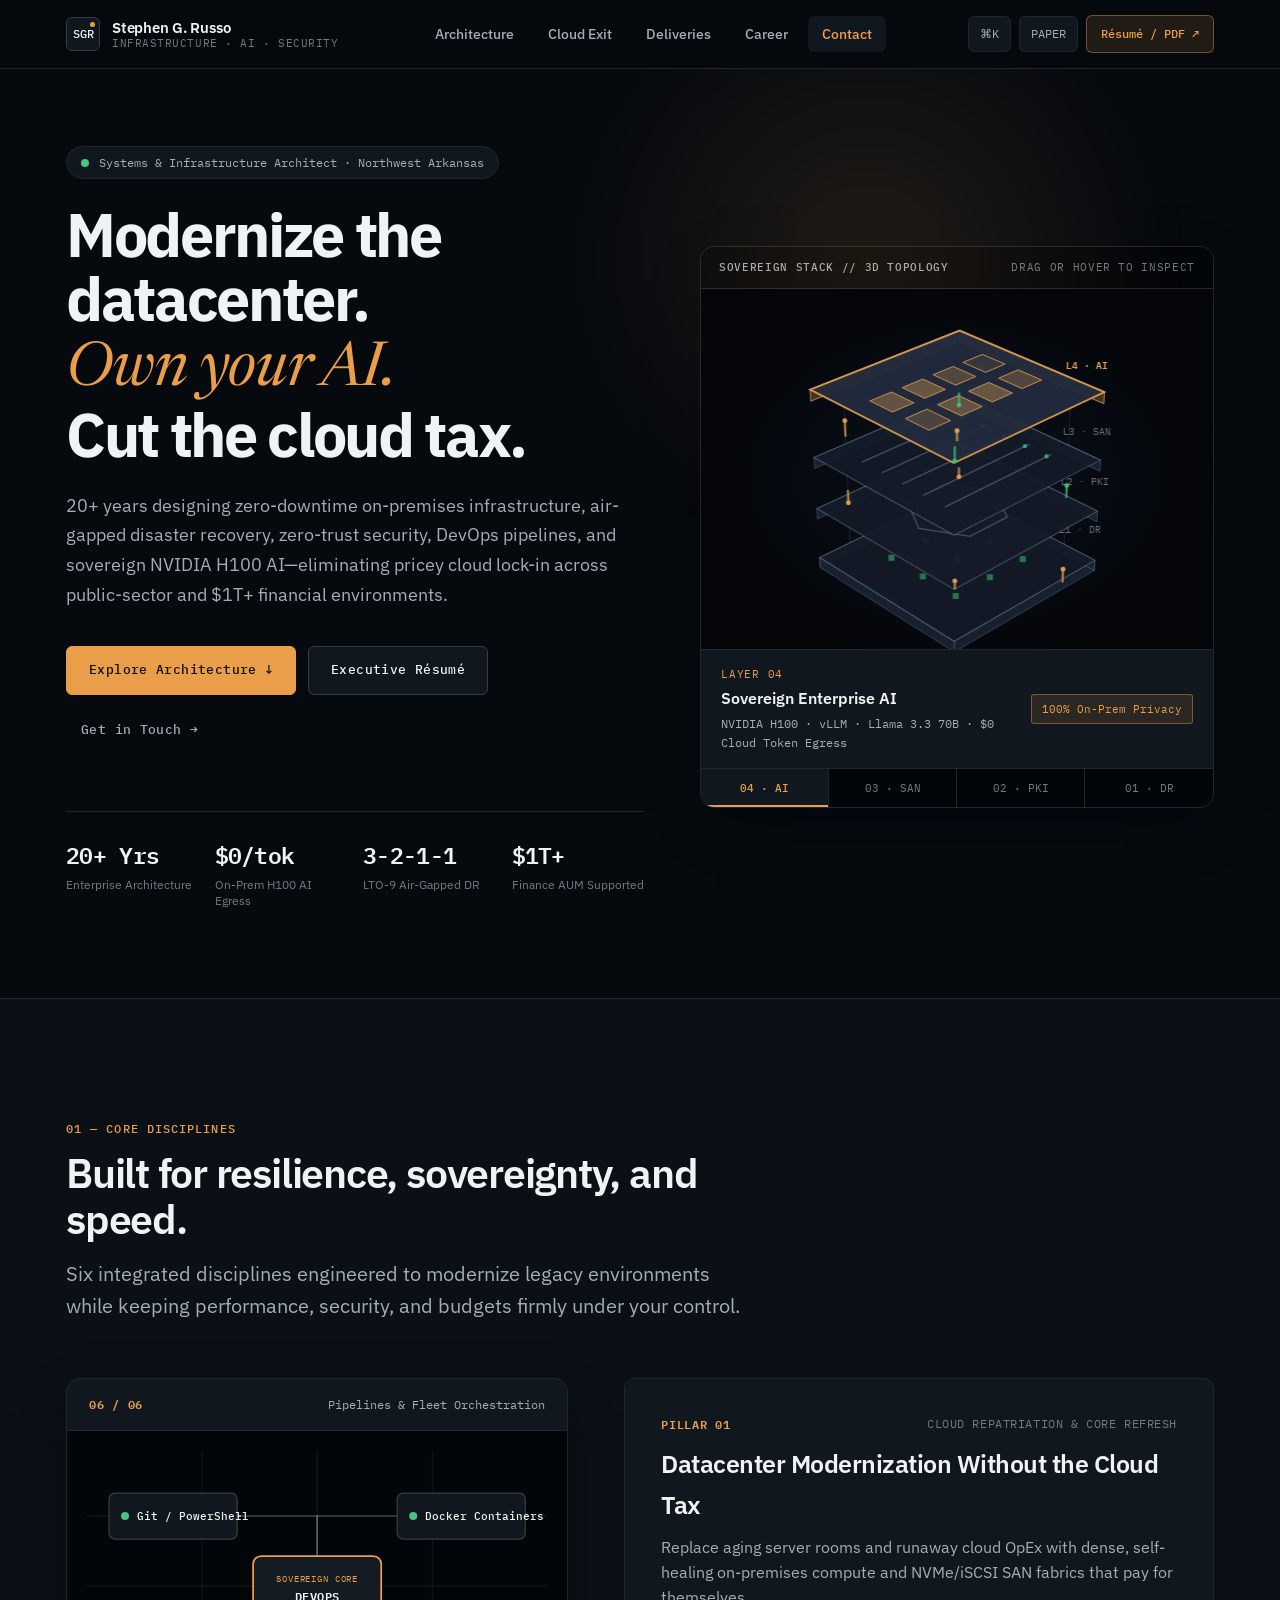
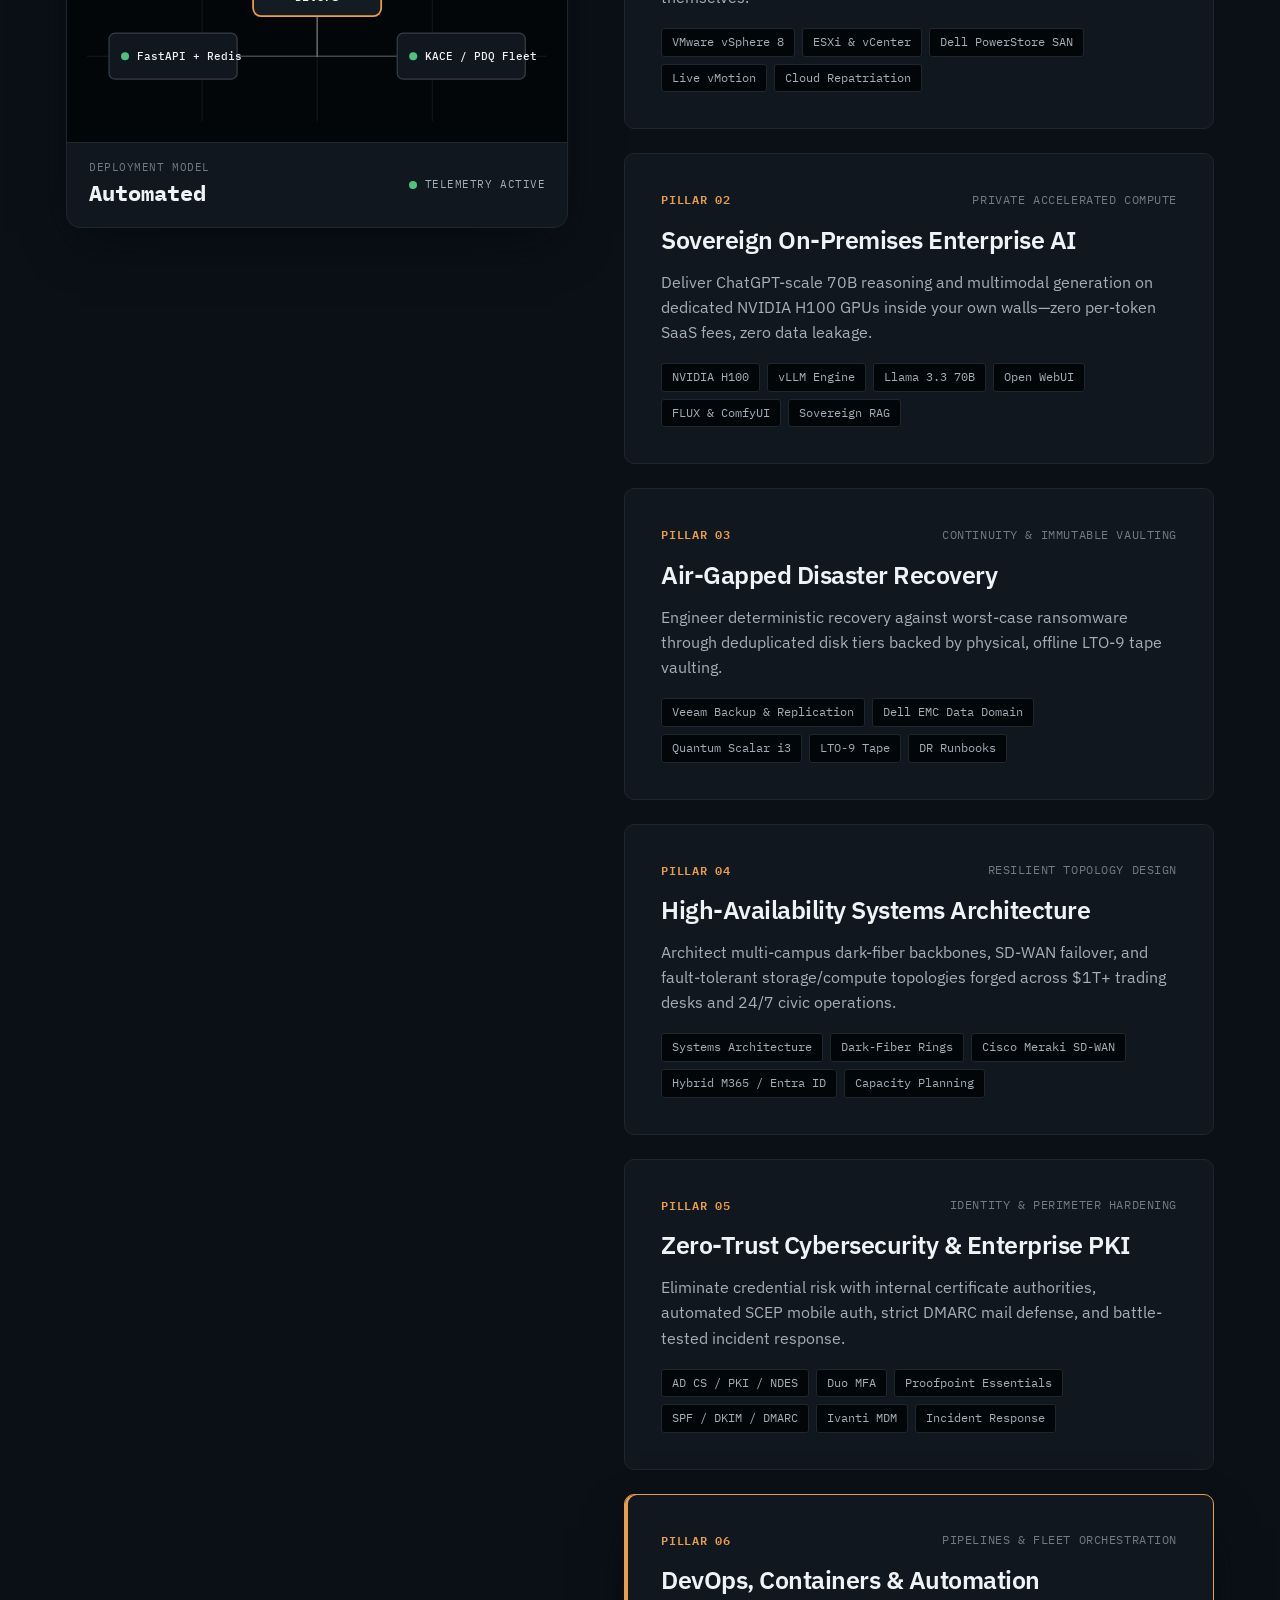
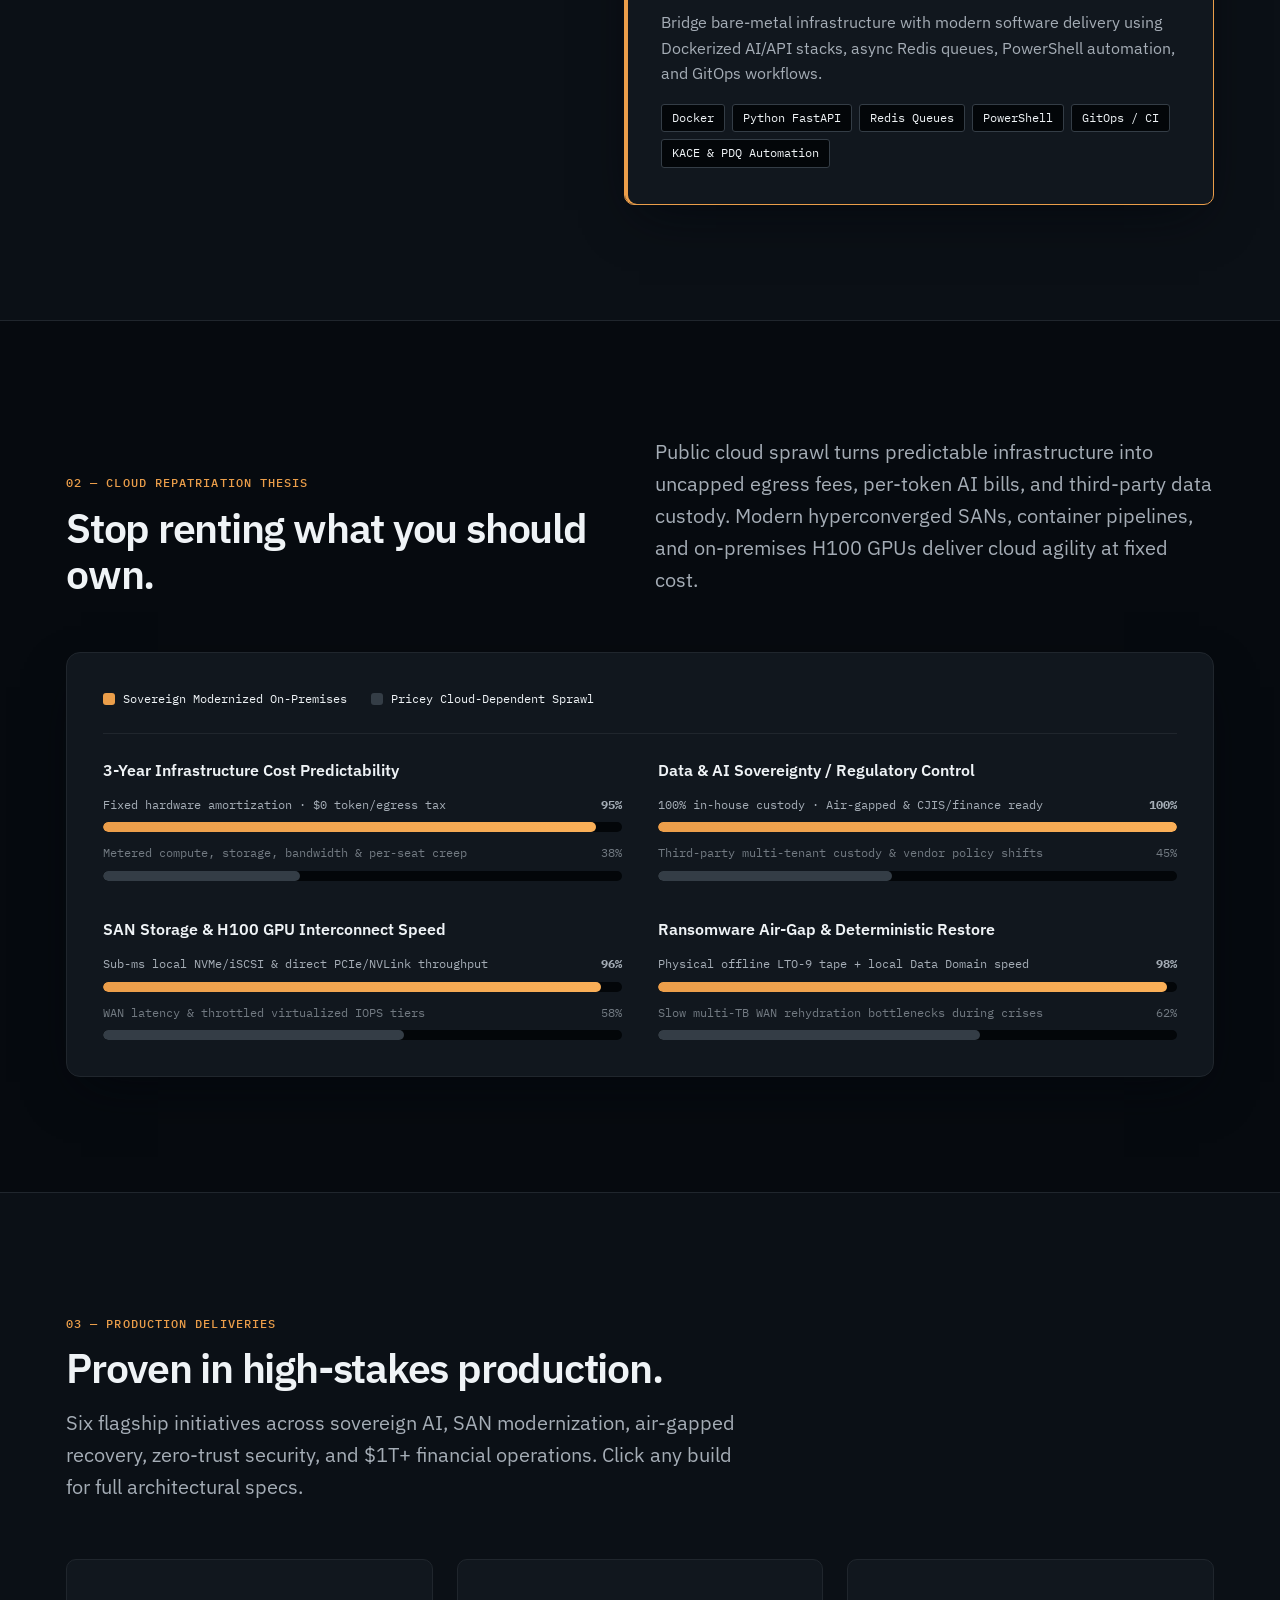
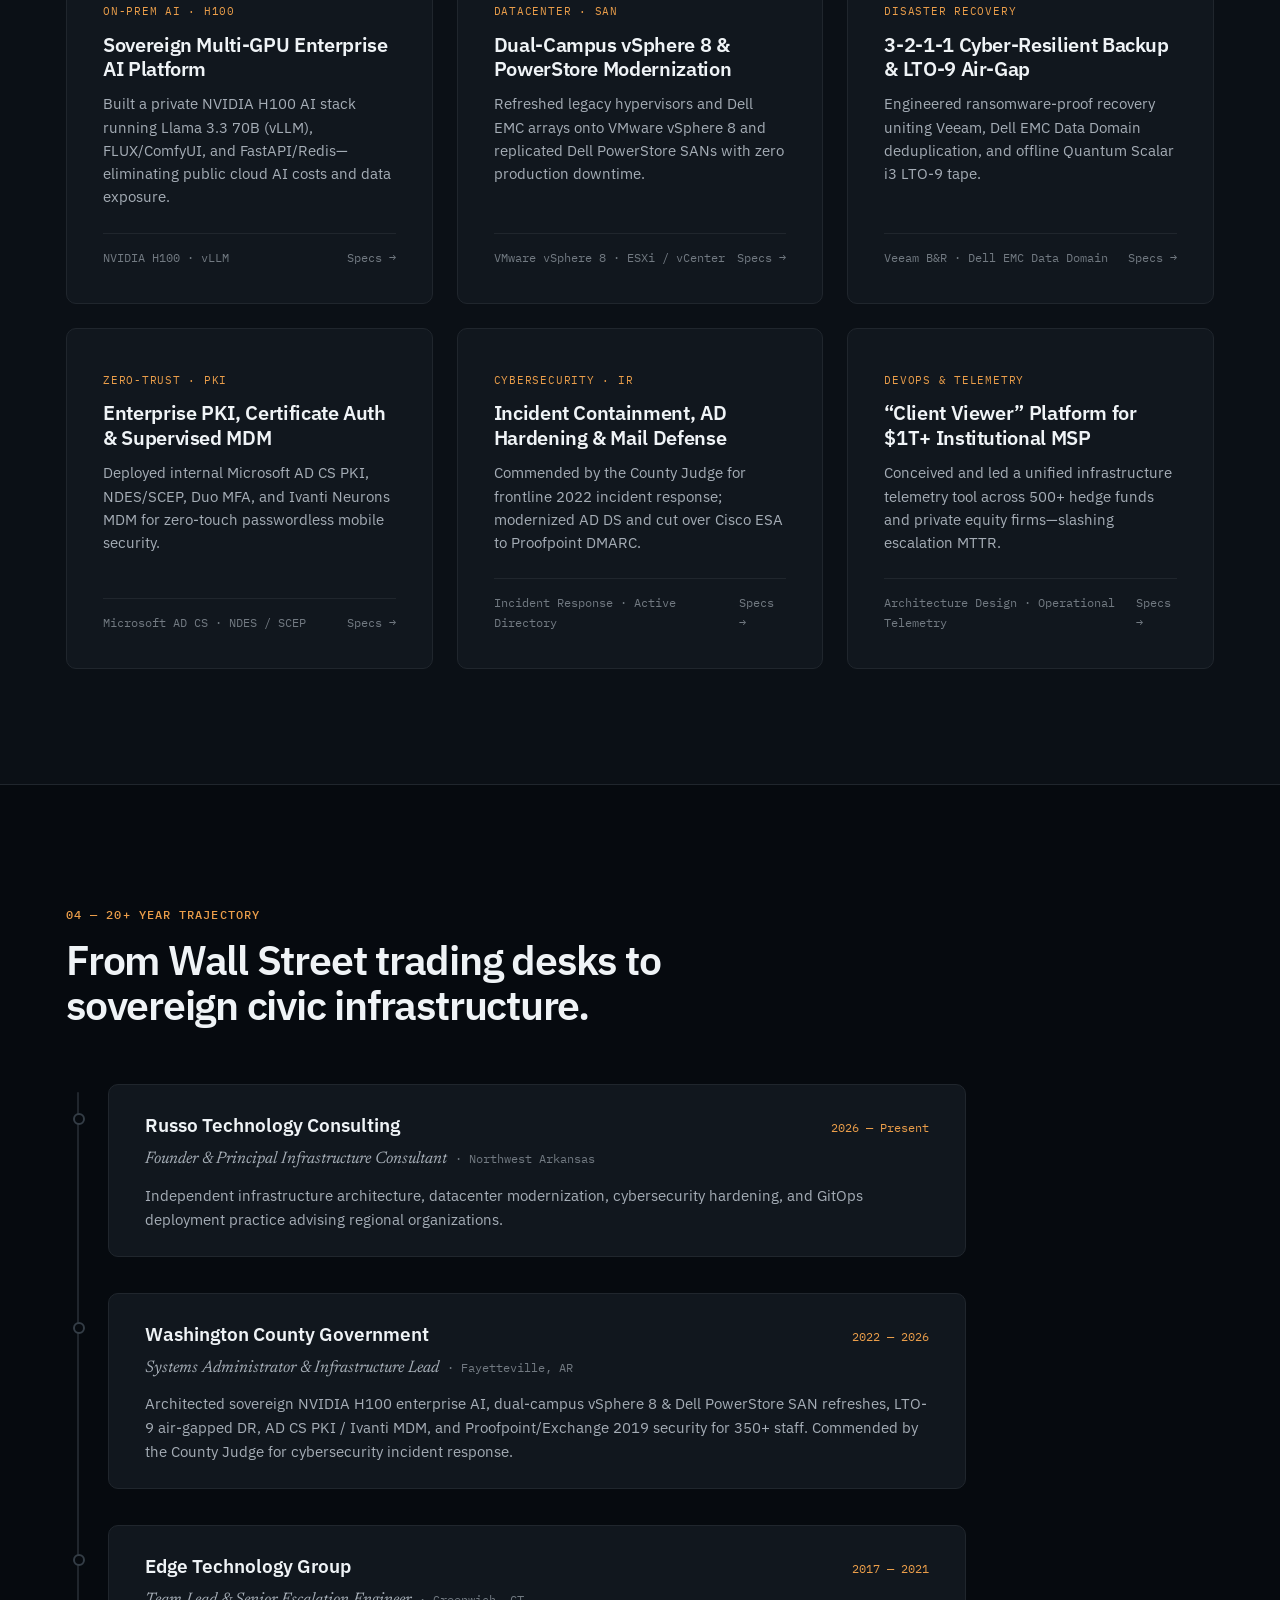
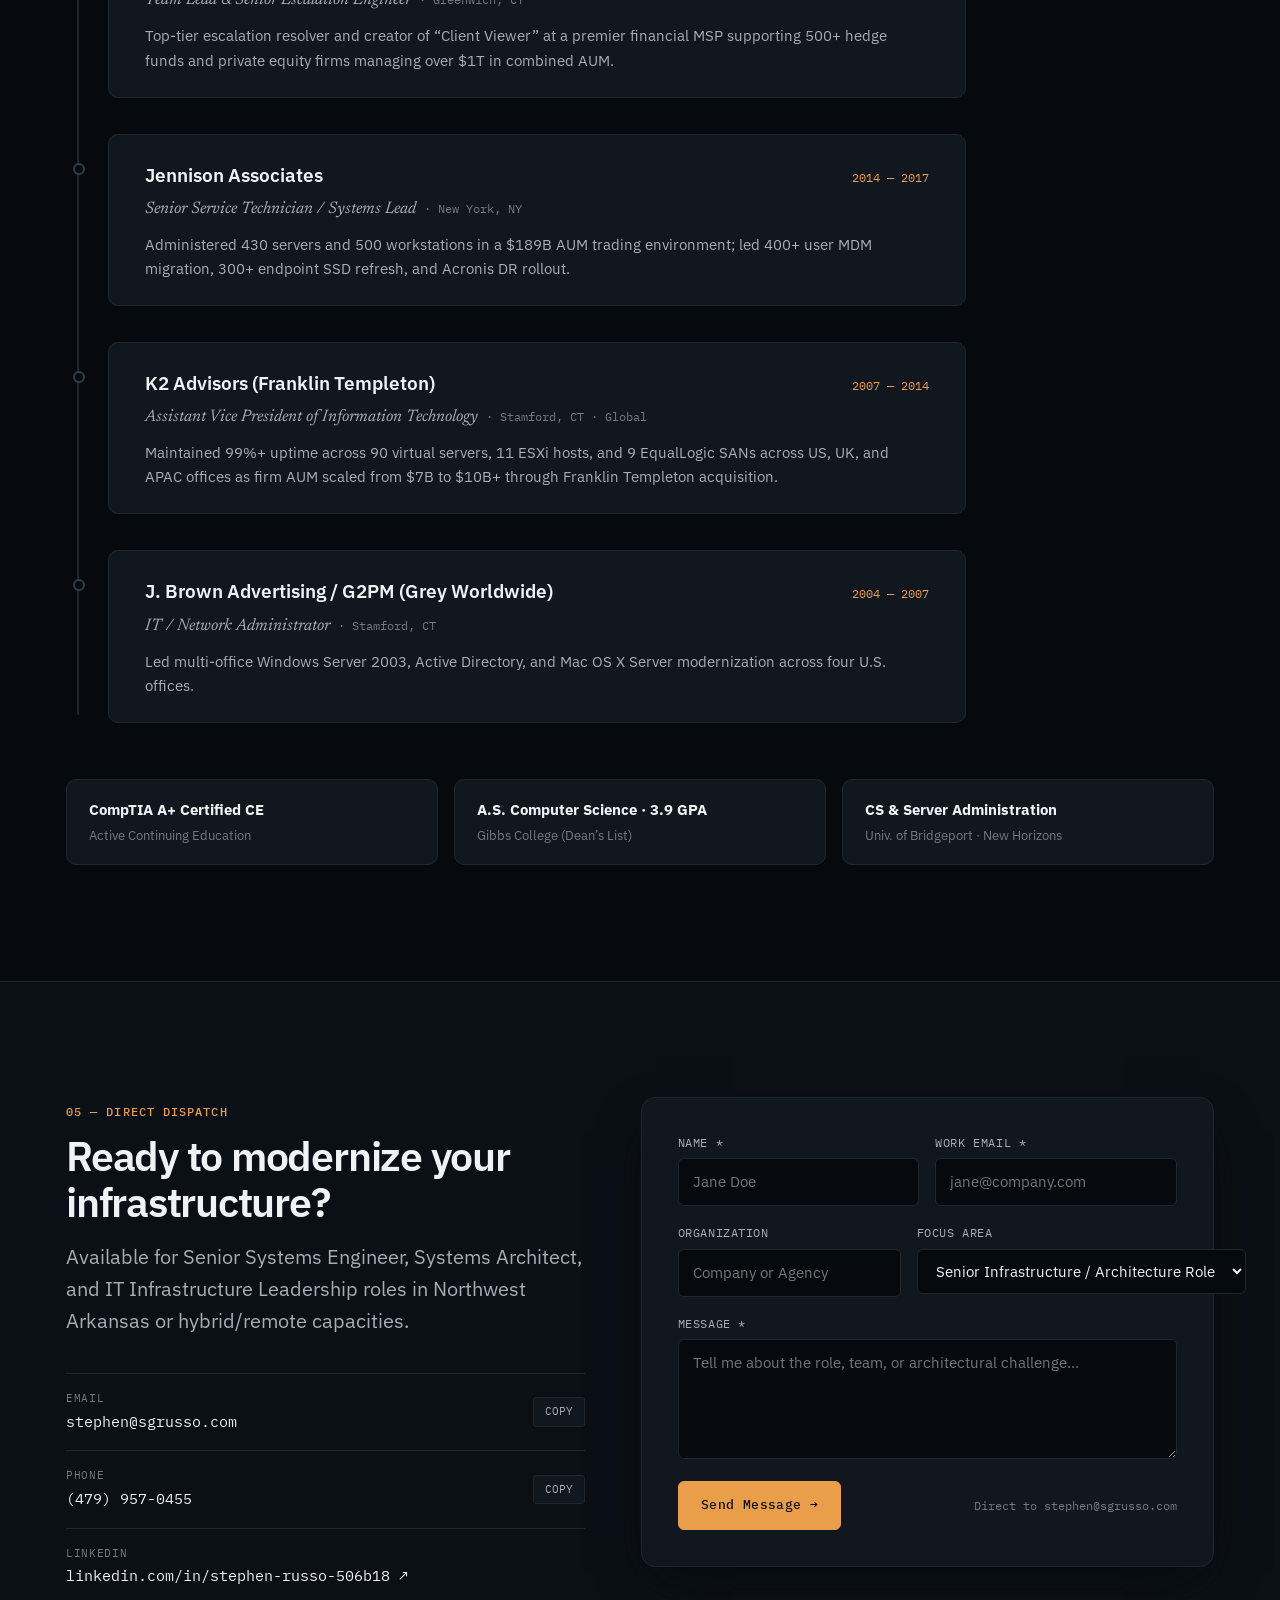
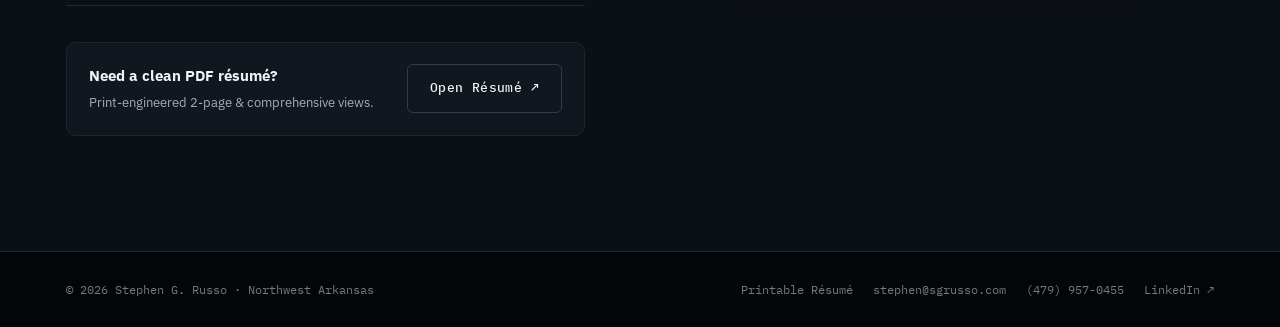
<file: index.html>
<!DOCTYPE html>
<html lang="en" data-theme="dark">
<head>
  <meta charset="UTF-8" />
  <meta name="viewport" content="width=device-width, initial-scale=1.0" />
  <title>Stephen G. Russo — Datacenter Modernization, Sovereign AI &amp; Systems Architecture</title>
  <meta
    name="description"
    content="Stephen G. Russo — Senior Systems Engineer &amp; Infrastructure Architect specializing in datacenter modernization, cloud repatriation, on-premises NVIDIA H100 AI, air-gapped disaster recovery, zero-trust cybersecurity, and DevOps automation."
  />
  <link rel="canonical" href="https://sgrusso.com/" />

  <meta property="og:type" content="website" />
  <meta property="og:url" content="https://sgrusso.com/" />
  <meta property="og:title" content="Stephen G. Russo — Sovereign Infrastructure &amp; Enterprise AI Architect" />
  <meta
    property="og:description"
    content="Modernize the datacenter. Own your AI. Cut the cloud tax. 20+ years engineering resilient vSphere 8, PowerStore SAN, air-gapped DR, zero-trust PKI, and on-premises H100 AI infrastructure."
  />
  <meta name="twitter:card" content="summary_large_image" />

  <link rel="icon" type="image/svg+xml" href="assets/favicon.svg" />

  <script>
    (function () {
      try {
        var saved = localStorage.getItem("sgr-theme");
        if (saved === "light" || saved === "dark") {
          document.documentElement.setAttribute("data-theme", saved);
        }
      } catch (e) {}
    })();
  </script>

  <link rel="preconnect" href="https://fonts.googleapis.com" />
  <link rel="preconnect" href="https://fonts.gstatic.com" crossorigin />
  <link
    href="https://fonts.googleapis.com/css2?family=IBM+Plex+Mono:wght@400;500&family=IBM+Plex+Sans:wght@400;500;600;700&family=Newsreader:ital,opsz,wght@0,6..72,400;1,6..72,400;1,6..72,500&display=swap"
    rel="stylesheet"
  />

  <link rel="stylesheet" href="css/tokens.css" />
  <link rel="stylesheet" href="css/styles.css" />

  <script type="application/ld+json">
    {
      "@context": "https://schema.org",
      "@type": "Person",
      "name": "Stephen G. Russo",
      "url": "https://sgrusso.com",
      "jobTitle": "Senior Systems Engineer & Infrastructure Architect",
      "email": "mailto:stephen@sgrusso.com",
      "telephone": "+1-479-957-0455",
      "address": {
        "@type": "PostalAddress",
        "addressLocality": "Fayetteville",
        "addressRegion": "AR",
        "addressCountry": "US"
      },
      "sameAs": [
        "https://www.linkedin.com/in/stephen-russo-506b18"
      ],
      "knowsAbout": [
        "Datacenter Modernization",
        "Cloud Repatriation",
        "On-Premises Enterprise AI (NVIDIA H100 / vLLM)",
        "Air-Gapped Disaster Recovery",
        "Systems Architecture",
        "Cybersecurity & Zero-Trust PKI",
        "DevOps & Infrastructure Automation"
      ]
    }
  </script>
</head>
<body id="top">
  <a href="#main-content" class="skip-link">Skip to content</a>

  <!-- Clean Floating Architectural Header -->
  <header class="site-header">
    <div class="container header-inner">
      <a href="#top" class="brand" aria-label="Stephen G. Russo Home">
        <span class="brand-mark" aria-hidden="true">SGR</span>
        <span class="brand-text">
          <span class="brand-name">Stephen G. Russo</span>
          <span class="brand-tag">Infrastructure · AI · Security</span>
        </span>
      </a>

      <nav class="site-nav" id="site-nav" aria-label="Primary">
        <a href="#pillars" class="nav-item">Architecture</a>
        <a href="#sovereignty" class="nav-item">Cloud Exit</a>
        <a href="#deliveries" class="nav-item">Deliveries</a>
        <a href="#career" class="nav-item">Career</a>
        <a href="#contact" class="nav-item">Contact</a>
      </nav>

      <div class="header-actions">
        <button
          type="button"
          class="icon-btn"
          id="cmd-open-btn"
          title="Quick jump (Ctrl+K / ⌘K)"
        >
          <span>⌘K</span>
        </button>

        <button
          type="button"
          class="icon-btn"
          id="theme-toggle"
          aria-label="Toggle theme"
        >
          <span id="theme-label">PAPER</span>
        </button>

        <a href="resume.html" class="header-cta">Résumé / PDF ↗</a>

        <button
          type="button"
          class="icon-btn mobile-toggle"
          id="mobile-menu-btn"
          aria-expanded="false"
          aria-controls="site-nav"
        >
          MENU
        </button>
      </div>
    </div>
    <div class="scroll-line" id="scroll-progress-bar" aria-hidden="true"></div>
  </header>

  <main id="main-content">
    <!-- ====================================================================
         BAND 00: HERO — Spacious Split + Interactive 3D Sovereign Stack
         ==================================================================== -->
    <section class="band band--hero" aria-labelledby="hero-title">
      <div class="hero-ambient-glow" aria-hidden="true"></div>
      <div class="container hero-grid">
        <div class="hero-copy">
          <div class="status-pill">
            <span class="status-pulse" aria-hidden="true"></span>
            <span>Systems &amp; Infrastructure Architect · Northwest Arkansas</span>
          </div>

          <h1 class="hero-title" id="hero-title">
            Modernize the datacenter.<br />
            <em>Own your AI.</em><br />
            Cut the cloud tax.
          </h1>

          <p class="hero-sub">
            20+ years designing zero-downtime on-premises infrastructure, air-gapped disaster recovery, zero-trust security, DevOps pipelines, and sovereign NVIDIA H100 AI—eliminating pricey cloud lock-in across public-sector and $1T+ financial environments.
          </p>

          <div class="hero-cta-row">
            <a href="#pillars" class="btn btn--primary magnetic">Explore Architecture ↓</a>
            <a href="resume.html" class="btn btn--secondary magnetic">Executive Résumé</a>
            <a href="#contact" class="btn btn--ghost">Get in Touch →</a>
          </div>

          <div class="hero-stats" aria-label="Key Career Metrics">
            <div class="stat-item">
              <span class="stat-num" data-count="20" data-suffix="+ Yrs">20+ Yrs</span>
              <span class="stat-cap">Enterprise Architecture</span>
            </div>
            <div class="stat-item">
              <span class="stat-num">$0/tok</span>
              <span class="stat-cap">On-Prem H100 AI Egress</span>
            </div>
            <div class="stat-item">
              <span class="stat-num">3-2-1-1</span>
              <span class="stat-cap">LTO-9 Air-Gapped DR</span>
            </div>
            <div class="stat-item">
              <span class="stat-num" data-prefix="$" data-count="1" data-suffix="T+">$1T+</span>
              <span class="stat-cap">Finance AUM Supported</span>
            </div>
          </div>
        </div>

        <!-- Interactive 3D Isometric Infrastructure Visualizer -->
        <div class="hero-stage">
          <div class="stage-card">
            <div class="stage-top-bar">
              <span class="stage-title">SOVEREIGN STACK // 3D TOPOLOGY</span>
              <span class="stage-hint">DRAG OR HOVER TO INSPECT</span>
            </div>

            <div class="canvas-3d-wrap" id="canvas-3d-wrap">
              <canvas id="stack-3d-canvas" aria-label="Interactive 3D Sovereign Infrastructure Stack"></canvas>
            </div>

            <div class="stage-hud" id="stage-hud" aria-live="polite">
              <div class="hud-left">
                <span class="hud-code" id="hud-code">LAYER 04</span>
                <strong class="hud-name" id="hud-name">Sovereign Enterprise AI</strong>
                <span class="hud-sub" id="hud-sub">NVIDIA H100 · vLLM · Llama 3.3 70B · $0 Cloud Token Egress</span>
              </div>
              <span class="hud-badge" id="hud-metric">100% On-Prem Privacy</span>
            </div>

            <div class="deck-tabs" id="deck-tabs" role="tablist" aria-label="Select 3D Architecture Layer">
              <!-- Populated by js/main.js -->
            </div>
          </div>
        </div>
      </div>
    </section>

    <!-- ====================================================================
         BAND 01: SIX PILLARS — Scroll-Pinned Live Schematic + Concise Cards
         ==================================================================== -->
    <section class="band band--alt" id="pillars" aria-labelledby="pillars-heading">
      <div class="container">
        <div class="section-intro reveal">
          <span class="chapter-tag">01 — CORE DISCIPLINES</span>
          <h2 class="section-heading" id="pillars-heading">
            Built for resilience, sovereignty, and speed.
          </h2>
          <p class="section-lead">
            Six integrated disciplines engineered to modernize legacy environments while keeping performance, security, and budgets firmly under your control.
          </p>
        </div>

        <div class="pillars-split">
          <!-- Sticky Live Morphing Architecture Schematic -->
          <div class="pillars-sticky-wrap">
            <div class="schematic-panel" id="schematic-panel">
              <div class="schematic-head">
                <span class="schematic-index" id="schematic-index">01 / 06</span>
                <span class="schematic-kicker" id="schematic-kicker">Cloud Repatriation &amp; Core Refresh</span>
              </div>

              <div class="schematic-svg-stage">
                <svg
                  id="live-schematic-svg"
                  viewBox="0 0 460 270"
                  fill="none"
                  xmlns="http://www.w3.org/2000/svg"
                  aria-hidden="true"
                >
                  <!-- Subtle Background Blueprint Crosshairs -->
                  <g stroke="currentColor" stroke-opacity="0.08" stroke-width="1">
                    <line x1="0" y1="65" x2="460" y2="65" />
                    <line x1="0" y1="135" x2="460" y2="135" />
                    <line x1="0" y1="205" x2="460" y2="205" />
                    <line x1="115" y1="0" x2="115" y2="270" />
                    <line x1="230" y1="0" x2="230" y2="270" />
                    <line x1="345" y1="0" x2="345" y2="270" />
                  </g>

                  <!-- Base Conduit Paths -->
                  <g class="schem-wires" stroke="currentColor" stroke-opacity="0.22" stroke-width="1.5">
                    <path d="M125 65 H230 V135" />
                    <path d="M335 65 H230 V135" />
                    <path d="M125 205 H230 V135" />
                    <path d="M335 205 H230 V135" />
                  </g>

                  <!-- Animated Laser Signal Pulses -->
                  <g class="schem-pulses" stroke-width="2" stroke-linecap="round">
                    <path class="laser-path laser-1" d="M125 65 H230 V135" />
                    <path class="laser-path laser-2" d="M230 135 V65 H335" />
                    <path class="laser-path laser-3" d="M230 135 V205 H125" />
                    <path class="laser-path laser-4" d="M230 135 V205 H335" />
                  </g>

                  <!-- 4 Outer Subsystem Nodes -->
                  <g class="schem-node" id="snode-0" transform="translate(22, 42)">
                    <rect width="128" height="46" rx="6" class="snode-box" />
                    <circle cx="16" cy="23" r="4" class="snode-dot" />
                    <text x="28" y="27" class="snode-label" id="snode-text-0">vSphere 8 Cluster</text>
                  </g>

                  <g class="schem-node" id="snode-1" transform="translate(310, 42)">
                    <rect width="128" height="46" rx="6" class="snode-box" />
                    <circle cx="16" cy="23" r="4" class="snode-dot" />
                    <text x="28" y="27" class="snode-label" id="snode-text-1">PowerStore SAN</text>
                  </g>

                  <g class="schem-node" id="snode-2" transform="translate(22, 182)">
                    <rect width="128" height="46" rx="6" class="snode-box" />
                    <circle cx="16" cy="23" r="4" class="snode-dot" />
                    <text x="28" y="27" class="snode-label" id="snode-text-2">10/25GbE iSCSI</text>
                  </g>

                  <g class="schem-node" id="snode-3" transform="translate(310, 182)">
                    <rect width="128" height="46" rx="6" class="snode-box" />
                    <circle cx="16" cy="23" r="4" class="snode-dot" />
                    <text x="28" y="27" class="snode-label" id="snode-text-3">Campus Replica</text>
                  </g>

                  <!-- Central Core Hub -->
                  <g transform="translate(166, 105)">
                    <rect width="128" height="60" rx="8" class="shub-box" />
                    <text x="64" y="26" text-anchor="middle" class="shub-eyebrow">SOVEREIGN CORE</text>
                    <text x="64" y="45" text-anchor="middle" class="shub-title" id="shub-mode">DATACENTER</text>
                  </g>
                </svg>
              </div>

              <div class="schematic-footer">
                <div>
                  <span class="schem-metric-label" id="schem-metric-label">Workload Cutover Disruption</span>
                  <strong class="schem-metric-val" id="schem-metric-val">0 min</strong>
                </div>
                <span class="schem-live-pill">
                  <span class="status-pulse" aria-hidden="true"></span>
                  TELEMETRY ACTIVE
                </span>
              </div>
            </div>
          </div>

          <!-- Scrolling Concise Pillar Cards -->
          <div class="pillars-stream" id="pillars-stream">
            <!-- Populated by js/main.js -->
          </div>
        </div>
      </div>
    </section>

    <!-- ====================================================================
         BAND 02: CLOUD EXIT — Why Sovereign On-Premises Wins
         ==================================================================== -->
    <section class="band band--canvas" id="sovereignty" aria-labelledby="sov-heading">
      <div class="container">
        <div class="sov-header-grid reveal">
          <div>
            <span class="chapter-tag">02 — CLOUD REPATRIATION THESIS</span>
            <h2 class="section-heading" id="sov-heading">
              Stop renting what you should own.
            </h2>
          </div>
          <p class="section-lead">
            Public cloud sprawl turns predictable infrastructure into uncapped egress fees, per-token AI bills, and third-party data custody. Modern hyperconverged SANs, container pipelines, and on-premises H100 GPUs deliver cloud agility at fixed cost.
          </p>
        </div>

        <div class="comparison-board reveal" id="comparison-board">
          <div class="comp-legend">
            <span class="legend-item legend-item--sov">
              <span class="legend-swatch swatch--sov"></span>
              Sovereign Modernized On-Premises
            </span>
            <span class="legend-item legend-item--cloud">
              <span class="legend-swatch swatch--cloud"></span>
              Pricey Cloud-Dependent Sprawl
            </span>
          </div>

          <div class="comp-rows" id="comp-rows">
            <!-- Populated by js/main.js -->
          </div>
        </div>
      </div>
    </section>

    <!-- ====================================================================
         BAND 03: SELECTED DELIVERIES — Spacious Bento Grid + Slide-Over Drawer
         ==================================================================== -->
    <section class="band band--alt" id="deliveries" aria-labelledby="deliv-heading">
      <div class="container">
        <div class="section-intro reveal">
          <span class="chapter-tag">03 — PRODUCTION DELIVERIES</span>
          <h2 class="section-heading" id="deliv-heading">
            Proven in high-stakes production.
          </h2>
          <p class="section-lead">
            Six flagship initiatives across sovereign AI, SAN modernization, air-gapped recovery, zero-trust security, and $1T+ financial operations. Click any build for full architectural specs.
          </p>
        </div>

        <div class="bento-grid" id="bento-grid">
          <!-- Populated by js/main.js -->
        </div>
      </div>
    </section>

    <!-- ====================================================================
         BAND 04: CAREER TRAJECTORY — Scroll-Illuminated Vertical Spine
         ==================================================================== -->
    <section class="band band--canvas" id="career" aria-labelledby="career-heading">
      <div class="container">
        <div class="section-intro reveal">
          <span class="chapter-tag">04 — 20+ YEAR TRAJECTORY</span>
          <h2 class="section-heading" id="career-heading">
            From Wall Street trading desks to sovereign civic infrastructure.
          </h2>
        </div>

        <div class="career-track-wrap" id="career-track-wrap">
          <div class="career-spine" aria-hidden="true">
            <div class="career-spine-fill" id="career-spine-fill"></div>
          </div>
          <div class="career-entries" id="career-entries">
            <!-- Populated by js/main.js -->
          </div>
        </div>

        <div class="cred-bar reveal" aria-label="Credentials and Education">
          <div class="cred-pill">
            <strong>CompTIA A+ Certified CE</strong>
            <span>Active Continuing Education</span>
          </div>
          <div class="cred-pill">
            <strong>A.S. Computer Science · 3.9 GPA</strong>
            <span>Gibbs College (Dean’s List)</span>
          </div>
          <div class="cred-pill">
            <strong>CS &amp; Server Administration</strong>
            <span>Univ. of Bridgeport · New Horizons</span>
          </div>
        </div>
      </div>
    </section>

    <!-- ====================================================================
         BAND 05: CONTACT & PRINTABLE RÉSUMÉ — Clean Spacious Closing Band
         ==================================================================== -->
    <section class="band band--alt" id="contact" aria-labelledby="contact-heading">
      <div class="container">
        <div class="contact-split reveal">
          <div class="contact-left">
            <span class="chapter-tag">05 — DIRECT DISPATCH</span>
            <h2 class="section-heading" id="contact-heading">
              Ready to modernize your infrastructure?
            </h2>
            <p class="section-lead">
              Available for Senior Systems Engineer, Systems Architect, and IT Infrastructure Leadership roles in Northwest Arkansas or hybrid/remote capacities.
            </p>

            <div class="direct-cards">
              <div class="direct-row">
                <div>
                  <span class="direct-kicker">Email</span>
                  <a href="mailto:stephen@sgrusso.com" class="direct-val">stephen@sgrusso.com</a>
                </div>
                <button type="button" class="mini-copy" data-copy="stephen@sgrusso.com">COPY</button>
              </div>

              <div class="direct-row">
                <div>
                  <span class="direct-kicker">Phone</span>
                  <a href="tel:+14799570455" class="direct-val">(479) 957-0455</a>
                </div>
                <button type="button" class="mini-copy" data-copy="(479) 957-0455">COPY</button>
              </div>

              <div class="direct-row">
                <div>
                  <span class="direct-kicker">LinkedIn</span>
                  <a
                    href="https://www.linkedin.com/in/stephen-russo-506b18"
                    target="_blank"
                    rel="noopener noreferrer"
                    class="direct-val"
                  >
                    linkedin.com/in/stephen-russo-506b18 ↗
                  </a>
                </div>
              </div>
            </div>

            <div class="resume-banner">
              <div>
                <strong>Need a clean PDF résumé?</strong>
                <span>Print-engineered 2-page &amp; comprehensive views.</span>
              </div>
              <a href="resume.html" class="btn btn--secondary">Open Résumé ↗</a>
            </div>
          </div>

          <div class="contact-right">
            <form class="clean-form" id="dispatch-form" data-endpoint="">
              <div class="form-grid-2">
                <div class="form-field">
                  <label for="sender-name">Name *</label>
                  <input type="text" id="sender-name" name="name" required autocomplete="name" placeholder="Jane Doe" />
                </div>
                <div class="form-field">
                  <label for="sender-email">Work Email *</label>
                  <input type="email" id="sender-email" name="email" required autocomplete="email" placeholder="jane@company.com" />
                </div>
              </div>

              <div class="form-grid-2">
                <div class="form-field">
                  <label for="sender-org">Organization</label>
                  <input type="text" id="sender-org" name="organization" autocomplete="organization" placeholder="Company or Agency" />
                </div>
                <div class="form-field">
                  <label for="sender-topic">Focus Area</label>
                  <select id="sender-topic" name="topic">
                    <option value="Senior Infrastructure / Architecture Role">Senior Infrastructure / Architecture Role</option>
                    <option value="Datacenter Modernization & Cloud Exit">Datacenter Modernization &amp; Cloud Exit</option>
                    <option value="On-Premises Enterprise AI">On-Premises Enterprise AI</option>
                    <option value="Cybersecurity & Disaster Recovery">Cybersecurity &amp; Disaster Recovery</option>
                  </select>
                </div>
              </div>

              <div class="form-field">
                <label for="sender-message">Message *</label>
                <textarea id="sender-message" name="message" required placeholder="Tell me about the role, team, or architectural challenge..."></textarea>
              </div>

              <div class="form-submit-row">
                <button type="submit" class="btn btn--primary magnetic">Send Message →</button>
                <span class="form-feedback" id="form-status" aria-live="polite">Direct to stephen@sgrusso.com</span>
              </div>
            </form>
          </div>
        </div>
      </div>
    </section>
  </main>

  <footer class="site-footer">
    <div class="container footer-inner">
      <span>© 2026 Stephen G. Russo · Northwest Arkansas</span>
      <div class="footer-links">
        <a href="resume.html">Printable Résumé</a>
        <a href="mailto:stephen@sgrusso.com">stephen@sgrusso.com</a>
        <a href="tel:+14799570455">(479) 957-0455</a>
        <a href="https://www.linkedin.com/in/stephen-russo-506b18" target="_blank" rel="noopener noreferrer">LinkedIn ↗</a>
      </div>
    </div>
  </footer>

  <!-- Slide-Over Project Spec Drawer -->
  <div class="drawer-backdrop" id="drawer-backdrop" hidden>
    <aside class="spec-drawer" role="dialog" aria-modal="true" aria-labelledby="drawer-title">
      <div class="drawer-top">
        <span class="drawer-badge" id="drawer-badge">ARCHITECTURE SPEC</span>
        <button type="button" class="drawer-close" id="drawer-close" aria-label="Close specification">ESC ✕</button>
      </div>
      <div class="drawer-body" id="drawer-body"></div>
    </aside>
  </div>

  <!-- Command Palette (⌘K / Ctrl+K) -->
  <div class="cmd-backdrop" id="cmd-backdrop" hidden>
    <div class="cmd-dialog" role="dialog" aria-modal="true" aria-label="Quick navigation">
      <div class="cmd-input-wrap">
        <span class="cmd-prompt">&gt;_</span>
        <input
          type="text"
          class="cmd-input"
          id="cmd-input"
          placeholder="Jump to architecture pillar, project, or résumé..."
          autocomplete="off"
        />
      </div>
      <ul class="cmd-results" id="cmd-results"></ul>
      <div class="cmd-footer">
        <span>↑↓ Navigate · ↵ Select</span>
        <span>ESC Close</span>
      </div>
    </div>
  </div>

  <script src="js/data.js"></script>
  <script src="js/main.js"></script>
</body>
</html>
</file>
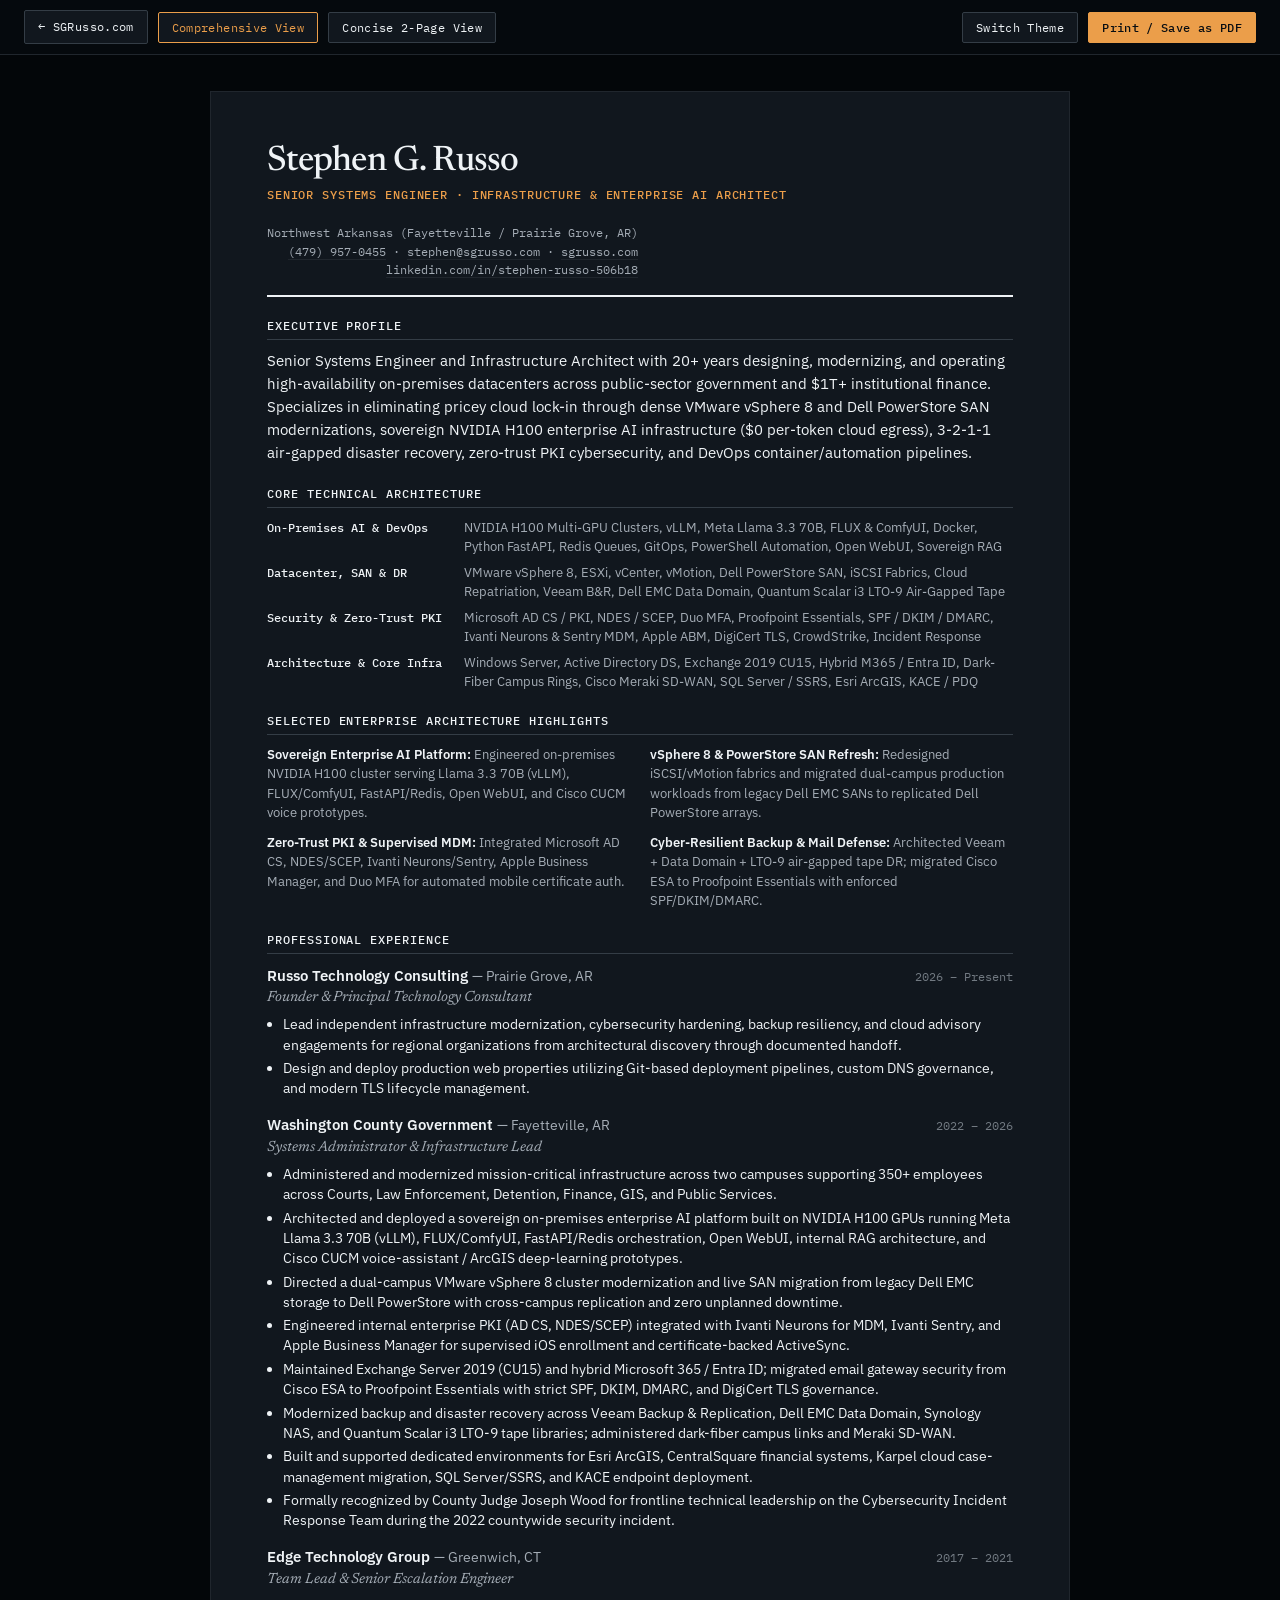
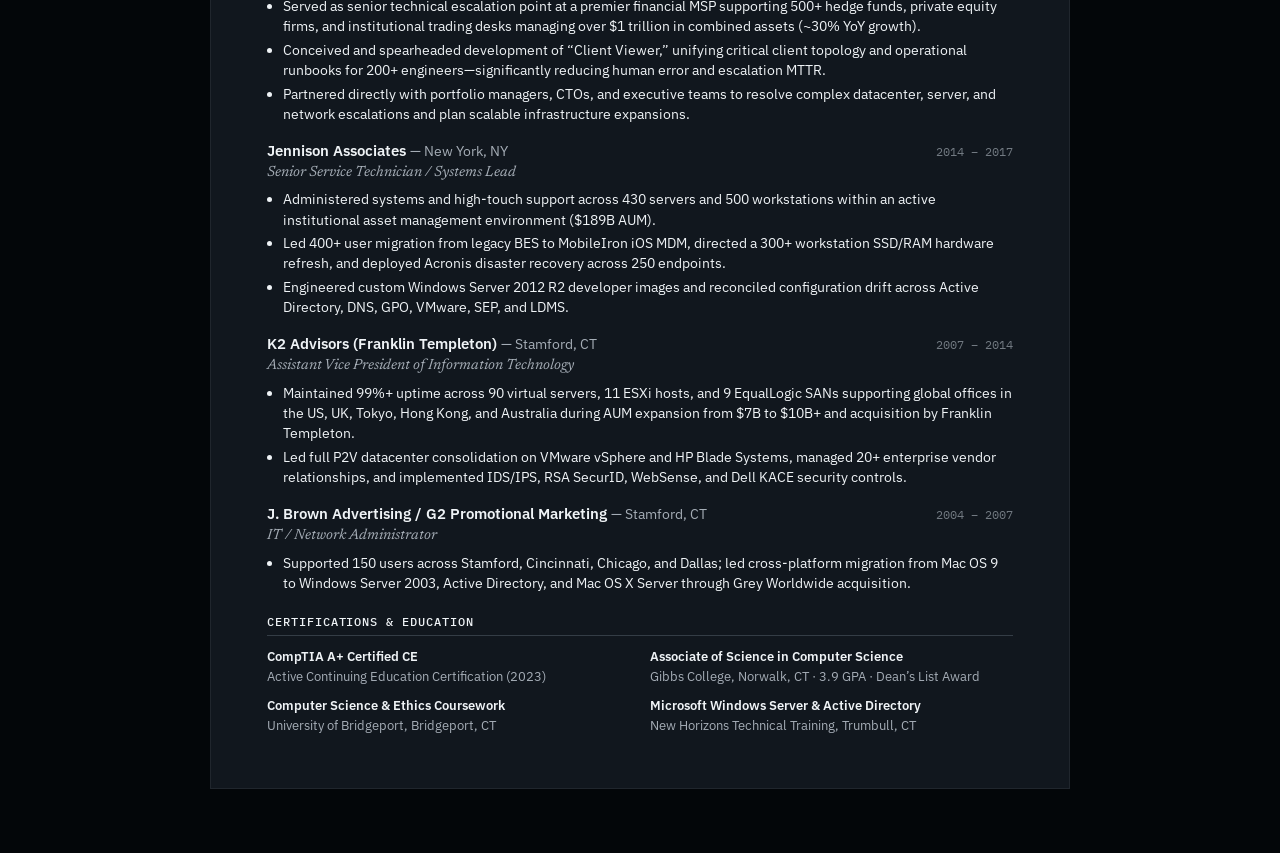
<file: resume.html>
<!DOCTYPE html>
<html lang="en" data-theme="dark" data-density="comprehensive">
<head>
  <meta charset="UTF-8" />
  <meta name="viewport" content="width=device-width, initial-scale=1.0" />
  <title>Stephen G. Russo — Executive Résumé (Print / PDF)</title>
  <meta
    name="description"
    content="Printable executive résumé of Stephen G. Russo — Senior Systems Engineer, Infrastructure Leader, and Enterprise AI Architect."
  />
  <link rel="canonical" href="https://sgrusso.com/resume.html" />
  <link rel="icon" type="image/svg+xml" href="assets/favicon.svg" />

  <script>
    (function () {
      try {
        var saved = localStorage.getItem("sgr-theme");
        if (saved === "light" || saved === "dark") {
          document.documentElement.setAttribute("data-theme", saved);
        }
      } catch (e) {}
    })();
  </script>

  <link rel="preconnect" href="https://fonts.googleapis.com" />
  <link rel="preconnect" href="https://fonts.gstatic.com" crossorigin />
  <link
    href="https://fonts.googleapis.com/css2?family=IBM+Plex+Mono:wght@400;500&family=IBM+Plex+Sans:wght@400;500;600&family=Newsreader:ital,opsz,wght@0,6..72,500;1,6..72,400&display=swap"
    rel="stylesheet"
  />

  <link rel="stylesheet" href="css/tokens.css" />
  <link rel="stylesheet" href="css/resume.css" />
</head>
<body>
  <!-- Non-Printing Toolbar -->
  <header class="resume-toolbar">
    <div class="toolbar-left">
      <a href="index.html" class="tool-btn">← SGRusso.com</a>
      <button type="button" class="tool-btn is-selected" id="btn-comprehensive">
        Comprehensive View
      </button>
      <button type="button" class="tool-btn" id="btn-concise">
        Concise 2-Page View
      </button>
    </div>

    <div class="toolbar-right">
      <button type="button" class="tool-btn" id="res-theme-toggle">
        Switch Theme
      </button>
      <button type="button" class="tool-btn tool-btn--primary" id="btn-print">
        Print / Save as PDF
      </button>
    </div>
  </header>

  <main class="sheet-stage">
    <article class="resume-sheet" aria-label="Curriculum Vitae of Stephen G. Russo">
      <!-- Masthead -->
      <header class="res-masthead">
        <div>
          <h1 class="res-name">Stephen G. Russo</h1>
          <p class="res-title">Senior Systems Engineer · Infrastructure &amp; Enterprise AI Architect</p>
        </div>
        <div class="res-contact">
          <div>Northwest Arkansas (Fayetteville / Prairie Grove, AR)</div>
          <div>
            <a href="tel:+14799570455">(479) 957-0455</a> ·
            <a href="mailto:stephen@sgrusso.com">stephen@sgrusso.com</a> ·
            <a href="https://sgrusso.com">sgrusso.com</a>
          </div>
          <div>
            <a href="https://www.linkedin.com/in/stephen-russo-506b18" target="_blank" rel="noopener noreferrer">
              linkedin.com/in/stephen-russo-506b18
            </a>
          </div>
        </div>
      </header>

      <!-- Executive Summary -->
      <section class="res-section">
        <h2 class="res-sec-heading">Executive Profile</h2>
        <p class="res-summary">
          Senior Systems Engineer and Infrastructure Architect with 20+ years designing, modernizing, and operating high-availability on-premises datacenters across public-sector government and $1T+ institutional finance. Specializes in eliminating pricey cloud lock-in through dense VMware vSphere 8 and Dell PowerStore SAN modernizations, sovereign NVIDIA H100 enterprise AI infrastructure ($0 per-token cloud egress), 3-2-1-1 air-gapped disaster recovery, zero-trust PKI cybersecurity, and DevOps container/automation pipelines.
        </p>
      </section>

      <!-- Core Technical Domains -->
      <section class="res-section">
        <h2 class="res-sec-heading">Core Technical Architecture</h2>
        <div class="res-skill-rows">
          <div class="res-skill-row">
            <span class="res-skill-cat">On-Premises AI &amp; DevOps</span>
            <span class="res-skill-list">NVIDIA H100 Multi-GPU Clusters, vLLM, Meta Llama 3.3 70B, FLUX &amp; ComfyUI, Docker, Python FastAPI, Redis Queues, GitOps, PowerShell Automation, Open WebUI, Sovereign RAG</span>
          </div>
          <div class="res-skill-row">
            <span class="res-skill-cat">Datacenter, SAN &amp; DR</span>
            <span class="res-skill-list">VMware vSphere 8, ESXi, vCenter, vMotion, Dell PowerStore SAN, iSCSI Fabrics, Cloud Repatriation, Veeam B&amp;R, Dell EMC Data Domain, Quantum Scalar i3 LTO-9 Air-Gapped Tape</span>
          </div>
          <div class="res-skill-row">
            <span class="res-skill-cat">Security &amp; Zero-Trust PKI</span>
            <span class="res-skill-list">Microsoft AD CS / PKI, NDES / SCEP, Duo MFA, Proofpoint Essentials, SPF / DKIM / DMARC, Ivanti Neurons &amp; Sentry MDM, Apple ABM, DigiCert TLS, CrowdStrike, Incident Response</span>
          </div>
          <div class="res-skill-row">
            <span class="res-skill-cat">Architecture &amp; Core Infra</span>
            <span class="res-skill-list">Windows Server, Active Directory DS, Exchange 2019 CU15, Hybrid M365 / Entra ID, Dark-Fiber Campus Rings, Cisco Meraki SD-WAN, SQL Server / SSRS, Esri ArcGIS, KACE / PDQ</span>
          </div>
        </div>
      </section>

      <!-- Selected Flagship Accomplishments -->
      <section class="res-section">
        <h2 class="res-sec-heading">Selected Enterprise Architecture Highlights</h2>
        <div class="res-projects-grid">
          <div class="res-proj-item">
            <strong>Sovereign Enterprise AI Platform:</strong>
            <span>Engineered on-premises NVIDIA H100 cluster serving Llama 3.3 70B (vLLM), FLUX/ComfyUI, FastAPI/Redis, Open WebUI, and Cisco CUCM voice prototypes.</span>
          </div>
          <div class="res-proj-item">
            <strong>vSphere 8 &amp; PowerStore SAN Refresh:</strong>
            <span>Redesigned iSCSI/vMotion fabrics and migrated dual-campus production workloads from legacy Dell EMC SANs to replicated Dell PowerStore arrays.</span>
          </div>
          <div class="res-proj-item">
            <strong>Zero-Trust PKI &amp; Supervised MDM:</strong>
            <span>Integrated Microsoft AD CS, NDES/SCEP, Ivanti Neurons/Sentry, Apple Business Manager, and Duo MFA for automated mobile certificate auth.</span>
          </div>
          <div class="res-proj-item">
            <strong>Cyber-Resilient Backup &amp; Mail Defense:</strong>
            <span>Architected Veeam + Data Domain + LTO-9 air-gapped tape DR; migrated Cisco ESA to Proofpoint Essentials with enforced SPF/DKIM/DMARC.</span>
          </div>
        </div>
      </section>

      <!-- Professional Experience -->
      <section class="res-section">
        <h2 class="res-sec-heading">Professional Experience</h2>

        <div class="res-job">
          <div class="res-job-head">
            <span class="res-job-org">Russo Technology Consulting <span class="res-job-loc">— Prairie Grove, AR</span></span>
            <span class="res-job-dates">2026 – Present</span>
          </div>
          <div class="res-job-role">Founder &amp; Principal Technology Consultant</div>
          <ul class="res-bullets">
            <li>Lead independent infrastructure modernization, cybersecurity hardening, backup resiliency, and cloud advisory engagements for regional organizations from architectural discovery through documented handoff.</li>
            <li class="extended-detail">Design and deploy production web properties utilizing Git-based deployment pipelines, custom DNS governance, and modern TLS lifecycle management.</li>
          </ul>
        </div>

        <div class="res-job">
          <div class="res-job-head">
            <span class="res-job-org">Washington County Government <span class="res-job-loc">— Fayetteville, AR</span></span>
            <span class="res-job-dates">2022 – 2026</span>
          </div>
          <div class="res-job-role">Systems Administrator &amp; Infrastructure Lead</div>
          <ul class="res-bullets">
            <li>Administered and modernized mission-critical infrastructure across two campuses supporting 350+ employees across Courts, Law Enforcement, Detention, Finance, GIS, and Public Services.</li>
            <li>Architected and deployed a sovereign on-premises enterprise AI platform built on NVIDIA H100 GPUs running Meta Llama 3.3 70B (vLLM), FLUX/ComfyUI, FastAPI/Redis orchestration, Open WebUI, internal RAG architecture, and Cisco CUCM voice-assistant / ArcGIS deep-learning prototypes.</li>
            <li>Directed a dual-campus VMware vSphere 8 cluster modernization and live SAN migration from legacy Dell EMC storage to Dell PowerStore with cross-campus replication and zero unplanned downtime.</li>
            <li>Engineered internal enterprise PKI (AD CS, NDES/SCEP) integrated with Ivanti Neurons for MDM, Ivanti Sentry, and Apple Business Manager for supervised iOS enrollment and certificate-backed ActiveSync.</li>
            <li>Maintained Exchange Server 2019 (CU15) and hybrid Microsoft 365 / Entra ID; migrated email gateway security from Cisco ESA to Proofpoint Essentials with strict SPF, DKIM, DMARC, and DigiCert TLS governance.</li>
            <li>Modernized backup and disaster recovery across Veeam Backup &amp; Replication, Dell EMC Data Domain, Synology NAS, and Quantum Scalar i3 LTO-9 tape libraries; administered dark-fiber campus links and Meraki SD-WAN.</li>
            <li class="extended-detail">Built and supported dedicated environments for Esri ArcGIS, CentralSquare financial systems, Karpel cloud case-management migration, SQL Server/SSRS, and KACE endpoint deployment.</li>
            <li>Formally recognized by County Judge Joseph Wood for frontline technical leadership on the Cybersecurity Incident Response Team during the 2022 countywide security incident.</li>
          </ul>
        </div>

        <div class="res-job">
          <div class="res-job-head">
            <span class="res-job-org">Edge Technology Group <span class="res-job-loc">— Greenwich, CT</span></span>
            <span class="res-job-dates">2017 – 2021</span>
          </div>
          <div class="res-job-role">Team Lead &amp; Senior Escalation Engineer</div>
          <ul class="res-bullets">
            <li>Served as senior technical escalation point at a premier financial MSP supporting 500+ hedge funds, private equity firms, and institutional trading desks managing over $1 trillion in combined assets (~30% YoY growth).</li>
            <li>Conceived and spearheaded development of “Client Viewer,” unifying critical client topology and operational runbooks for 200+ engineers—significantly reducing human error and escalation MTTR.</li>
            <li class="extended-detail">Partnered directly with portfolio managers, CTOs, and executive teams to resolve complex datacenter, server, and network escalations and plan scalable infrastructure expansions.</li>
          </ul>
        </div>

        <div class="res-job">
          <div class="res-job-head">
            <span class="res-job-org">Jennison Associates <span class="res-job-loc">— New York, NY</span></span>
            <span class="res-job-dates">2014 – 2017</span>
          </div>
          <div class="res-job-role">Senior Service Technician / Systems Lead</div>
          <ul class="res-bullets">
            <li>Administered systems and high-touch support across 430 servers and 500 workstations within an active institutional asset management environment ($189B AUM).</li>
            <li>Led 400+ user migration from legacy BES to MobileIron iOS MDM, directed a 300+ workstation SSD/RAM hardware refresh, and deployed Acronis disaster recovery across 250 endpoints.</li>
            <li class="extended-detail">Engineered custom Windows Server 2012 R2 developer images and reconciled configuration drift across Active Directory, DNS, GPO, VMware, SEP, and LDMS.</li>
          </ul>
        </div>

        <div class="res-job">
          <div class="res-job-head">
            <span class="res-job-org">K2 Advisors (Franklin Templeton) <span class="res-job-loc">— Stamford, CT</span></span>
            <span class="res-job-dates">2007 – 2014</span>
          </div>
          <div class="res-job-role">Assistant Vice President of Information Technology</div>
          <ul class="res-bullets">
            <li>Maintained 99%+ uptime across 90 virtual servers, 11 ESXi hosts, and 9 EqualLogic SANs supporting global offices in the US, UK, Tokyo, Hong Kong, and Australia during AUM expansion from $7B to $10B+ and acquisition by Franklin Templeton.</li>
            <li>Led full P2V datacenter consolidation on VMware vSphere and HP Blade Systems, managed 20+ enterprise vendor relationships, and implemented IDS/IPS, RSA SecurID, WebSense, and Dell KACE security controls.</li>
          </ul>
        </div>

        <div class="res-job extended-detail">
          <div class="res-job-head">
            <span class="res-job-org">J. Brown Advertising / G2 Promotional Marketing <span class="res-job-loc">— Stamford, CT</span></span>
            <span class="res-job-dates">2004 – 2007</span>
          </div>
          <div class="res-job-role">IT / Network Administrator</div>
          <ul class="res-bullets">
            <li>Supported 150 users across Stamford, Cincinnati, Chicago, and Dallas; led cross-platform migration from Mac OS 9 to Windows Server 2003, Active Directory, and Mac OS X Server through Grey Worldwide acquisition.</li>
          </ul>
        </div>
      </section>

      <!-- Education & Certifications -->
      <section class="res-section">
        <h2 class="res-sec-heading">Certifications &amp; Education</h2>
        <div class="res-edu-grid">
          <div class="res-edu-item">
            <strong>CompTIA A+ Certified CE</strong>
            <span>Active Continuing Education Certification (2023)</span>
          </div>
          <div class="res-edu-item">
            <strong>Associate of Science in Computer Science</strong>
            <span>Gibbs College, Norwalk, CT · 3.9 GPA · Dean’s List Award</span>
          </div>
          <div class="res-edu-item">
            <strong>Computer Science &amp; Ethics Coursework</strong>
            <span>University of Bridgeport, Bridgeport, CT</span>
          </div>
          <div class="res-edu-item">
            <strong>Microsoft Windows Server &amp; Active Directory</strong>
            <span>New Horizons Technical Training, Trumbull, CT</span>
          </div>
        </div>
      </section>
    </article>
  </main>

  <script>
    (function () {
      var root = document.documentElement;
      var btnComp = document.getElementById("btn-comprehensive");
      var btnConcise = document.getElementById("btn-concise");
      var btnTheme = document.getElementById("res-theme-toggle");
      var btnPrint = document.getElementById("btn-print");

      if (btnComp && btnConcise) {
        btnComp.addEventListener("click", function () {
          root.setAttribute("data-density", "comprehensive");
          btnComp.classList.add("is-selected");
          btnConcise.classList.remove("is-selected");
        });
        btnConcise.addEventListener("click", function () {
          root.setAttribute("data-density", "concise");
          btnConcise.classList.add("is-selected");
          btnComp.classList.remove("is-selected");
        });
      }

      if (btnTheme) {
        btnTheme.addEventListener("click", function () {
          var next = root.getAttribute("data-theme") === "dark" ? "light" : "dark";
          root.setAttribute("data-theme", next);
          try {
            localStorage.setItem("sgr-theme", next);
          } catch (e) {}
        });
      }

      if (btnPrint) {
        btnPrint.addEventListener("click", function () {
          window.print();
        });
      }
    })();
  </script>
</body>
</html>
</file>
<file: css/tokens.css>
/* ==========================================================================
   SGRusso.com — Design Tokens (v2 Spacious Architectural Edition)
   Preserves the Datacenter Slate + Burnished Copper + Operational Emerald
   palette while introducing deeper band contrast for unmistakable sections.
   ========================================================================== */

:root,
[data-theme="dark"] {
  color-scheme: dark;

  /* Distinct Canvas Depths for Clear Section Boundaries */
  --bg-canvas: #0c1017;
  --bg-canvas: oklch(0.142 0.013 252);

  --bg-band: #111722;
  --bg-band: oklch(0.172 0.015 252);

  --bg-surface: #161e2c;
  --bg-surface: oklch(0.202 0.016 252);

  --bg-recessed: #090c12;
  --bg-recessed: oklch(0.118 0.011 252);

  --bg-hover: #1d2738;
  --bg-hover: oklch(0.235 0.018 252);

  --bg-elevated: #1a2333;
  --bg-elevated: oklch(0.218 0.017 252);

  /* Crisp Borders & Dividers */
  --border-subtle: #232d3f;
  --border-subtle: oklch(0.265 0.016 252);

  --border-strong: #36455e;
  --border-strong: oklch(0.355 0.020 252);

  /* Ink Hierarchy */
  --ink-primary: #f0f4f8;
  --ink-primary: oklch(0.962 0.006 250);

  --ink-secondary: #9fb0c7;
  --ink-secondary: oklch(0.745 0.015 250);

  --ink-muted: #6d7d94;
  --ink-muted: oklch(0.575 0.016 250);

  /* Signature Burnished Copper / Signal Amber */
  --accent-primary: #e09f50;
  --accent-primary: oklch(0.760 0.135 65);

  --accent-hover: #eeb66f;
  --accent-hover: oklch(0.810 0.135 68);

  --accent-ink: #10141d;
  --accent-ink: oklch(0.155 0.015 252);

  --accent-subtle: rgba(224, 159, 80, 0.12);
  --accent-subtle: oklch(0.760 0.135 65 / 0.12);

  --accent-border: rgba(224, 159, 80, 0.42);
  --accent-border: oklch(0.760 0.135 65 / 0.42);

  /* Operational Telemetry Emerald */
  --status-ok: #38c172;
  --status-ok: oklch(0.730 0.145 155);

  --status-ok-subtle: rgba(56, 193, 114, 0.14);
  --status-ok-subtle: oklch(0.730 0.145 155 / 0.14);

  --shadow-card: 0 20px 50px -15px rgba(3, 6, 12, 0.65);
  --shadow-modal: 0 28px 72px rgba(2, 5, 10, 0.80);
  --backdrop-scrim: rgba(6, 9, 14, 0.78);

  /* RGB helpers for Canvas 3D renderer */
  --canvas-copper: 224, 159, 80;
  --canvas-emerald: 56, 193, 114;
  --canvas-slate: 159, 176, 199;
  --canvas-plate: 22, 30, 44;
}

[data-theme="light"] {
  color-scheme: light;

  --bg-canvas: #f6f3ec;
  --bg-canvas: oklch(0.968 0.008 85);

  --bg-band: #ece7dc;
  --bg-band: oklch(0.932 0.012 85);

  --bg-surface: #fcfbf8;
  --bg-surface: oklch(0.992 0.004 85);

  --bg-recessed: #e6e0d3;
  --bg-recessed: oklch(0.912 0.013 85);

  --bg-hover: #e3ddd0;
  --bg-hover: oklch(0.902 0.014 85);

  --bg-elevated: #ffffff;
  --bg-elevated: oklch(0.998 0.002 85);

  --border-subtle: #d6cfc0;
  --border-subtle: oklch(0.852 0.013 85);

  --border-strong: #b0a795;
  --border-strong: oklch(0.728 0.016 85);

  --ink-primary: #141b24;
  --ink-primary: oklch(0.185 0.015 250);

  --ink-secondary: #3c4757;
  --ink-secondary: oklch(0.380 0.016 250);

  --ink-muted: #636f80;
  --ink-muted: oklch(0.520 0.015 250);

  --accent-primary: #9c4a1a;
  --accent-primary: oklch(0.500 0.140 52);

  --accent-hover: #7f3a11;
  --accent-hover: oklch(0.435 0.135 50);

  --accent-ink: #fcfbf8;
  --accent-ink: oklch(0.990 0.004 85);

  --accent-subtle: rgba(156, 74, 26, 0.10);
  --accent-subtle: oklch(0.500 0.140 52 / 0.10);

  --accent-border: rgba(156, 74, 26, 0.36);
  --accent-border: oklch(0.500 0.140 52 / 0.36);

  --status-ok: #1d7a46;
  --status-ok: oklch(0.490 0.125 155);

  --status-ok-subtle: rgba(29, 122, 70, 0.12);
  --status-ok-subtle: oklch(0.490 0.125 155 / 0.12);

  --shadow-card: 0 18px 40px -15px rgba(20, 27, 36, 0.12);
  --shadow-modal: 0 24px 60px rgba(20, 27, 36, 0.20);
  --backdrop-scrim: rgba(20, 27, 36, 0.50);

  --canvas-copper: 156, 74, 26;
  --canvas-emerald: 29, 122, 70;
  --canvas-slate: 75, 88, 108;
  --canvas-plate: 252, 251, 248;
}

/* Typography & Generous Spatial Scale */
:root {
  --font-sans: "IBM Plex Sans", -apple-system, BlinkMacSystemFont, "Segoe UI", sans-serif;
  --font-serif: "Newsreader", Georgia, "Times New Roman", serif;
  --font-mono: "IBM Plex Mono", ui-monospace, SFMono-Regular, Menlo, Consolas, monospace;

  --text-xs: 0.75rem;
  --text-sm: 0.9rem;
  --text-base: 1.03125rem;
  --text-lg: 1.25rem;
  --text-xl: 1.55rem;
  --text-2xl: clamp(2rem, 3.2vw, 2.85rem);
  --text-display: clamp(2.65rem, 4.8vw, 4.35rem);

  --space-1: 0.25rem;
  --space-2: 0.5rem;
  --space-3: 0.75rem;
  --space-4: 1rem;
  --space-5: 1.5rem;
  --space-6: 2.25rem;
  --space-7: 3.5rem;
  --space-8: 5.5rem;
  --space-section: clamp(5.5rem, 9vw, 8.5rem);

  --container-max: 1220px;
  --radius-xs: 3px;
  --radius-sm: 6px;
  --radius-md: 10px;
  --radius-lg: 14px;

  --ease-out: cubic-bezier(0.16, 1, 0.3, 1);
  --ease-spring: cubic-bezier(0.22, 1, 0.36, 1);
  --duration-fast: 160ms;
  --duration-base: 280ms;
}
</file>
<file: css/styles.css>
/* ==========================================================================
   SGRusso.com — Spacious Kinetic Architecture Stylesheet (v2)
   Clear visual bands, generous negative space, 3D stack stage, scroll-pinned
   SVG schematic, animated telemetry bars, bento grid & spec drawer.
   ========================================================================== */

*,
*::before,
*::after {
  box-sizing: border-box;
}

html {
  scroll-behavior: smooth;
  font-size: 16px;
}

body {
  margin: 0;
  background-color: var(--bg-canvas);
  color: var(--ink-primary);
  font-family: var(--font-sans);
  font-size: var(--text-base);
  line-height: 1.62;
  -webkit-font-smoothing: antialiased;
  overflow-x: hidden;
  transition: background-color var(--duration-base) var(--ease-out),
              color var(--duration-base) var(--ease-out);
}

::selection {
  background-color: var(--accent-primary);
  color: var(--accent-ink);
}

a {
  color: inherit;
  text-decoration: none;
}

button,
input,
textarea,
select {
  font: inherit;
  color: inherit;
}

:focus-visible {
  outline: 2px solid var(--accent-primary);
  outline-offset: 3px;
}

.skip-link {
  position: absolute;
  left: -9999px;
  top: 12px;
  z-index: 999;
  padding: 8px 16px;
  background: var(--accent-primary);
  color: var(--accent-ink);
  font-family: var(--font-mono);
  font-size: var(--text-xs);
  border-radius: var(--radius-xs);
}

.skip-link:focus {
  left: 16px;
}

.container {
  width: 100%;
  max-width: var(--container-max);
  margin: 0 auto;
  padding: 0 var(--space-6);
}

/* ==========================================================================
   Header — Clean Floating Glass Bar
   ========================================================================== */

.site-header {
  position: sticky;
  top: 0;
  z-index: 100;
  background-color: var(--bg-canvas);
  background-color: color-mix(in oklch, var(--bg-canvas) 84%, transparent);
  backdrop-filter: blur(14px);
  -webkit-backdrop-filter: blur(14px);
  border-bottom: 1px solid var(--border-subtle);
}

.header-inner {
  display: flex;
  align-items: center;
  justify-content: space-between;
  gap: var(--space-4);
  height: 68px;
}

.brand {
  display: flex;
  align-items: center;
  gap: 12px;
}

.brand-mark {
  display: inline-flex;
  align-items: center;
  justify-content: center;
  width: 34px;
  height: 34px;
  border-radius: var(--radius-sm);
  background: var(--bg-surface);
  border: 1px solid var(--border-strong);
  font-family: var(--font-mono);
  font-size: var(--text-xs);
  font-weight: 500;
  position: relative;
}

.brand-mark::after {
  content: "";
  position: absolute;
  top: 4px;
  right: 4px;
  width: 5px;
  height: 5px;
  border-radius: 50%;
  background: var(--accent-primary);
}

.brand-text {
  display: flex;
  flex-direction: column;
  line-height: 1.2;
}

.brand-name {
  font-weight: 600;
  font-size: 0.95rem;
  letter-spacing: -0.015em;
}

.brand-tag {
  font-family: var(--font-mono);
  font-size: 0.68rem;
  color: var(--ink-muted);
  text-transform: uppercase;
  letter-spacing: 0.05em;
}

.site-nav {
  display: flex;
  align-items: center;
  gap: 6px;
}

.nav-item {
  padding: 7px 14px;
  border-radius: var(--radius-sm);
  font-size: 0.88rem;
  font-weight: 500;
  color: var(--ink-secondary);
  transition: color var(--duration-fast) ease, background-color var(--duration-fast) ease;
}

.nav-item:hover,
.nav-item.is-active {
  color: var(--ink-primary);
  background-color: var(--bg-surface);
}

.nav-item.is-active {
  color: var(--accent-primary);
}

.header-actions {
  display: flex;
  align-items: center;
  gap: 8px;
}

.icon-btn {
  padding: 7px 11px;
  border-radius: var(--radius-sm);
  border: 1px solid var(--border-subtle);
  background: var(--bg-surface);
  font-family: var(--font-mono);
  font-size: var(--text-xs);
  color: var(--ink-secondary);
  cursor: pointer;
  transition: border-color var(--duration-fast) ease, color var(--duration-fast) ease;
}

.icon-btn:hover {
  border-color: var(--border-strong);
  color: var(--ink-primary);
}

.header-cta {
  padding: 8px 14px;
  border-radius: var(--radius-sm);
  background: var(--accent-subtle);
  border: 1px solid var(--accent-border);
  font-family: var(--font-mono);
  font-size: var(--text-xs);
  font-weight: 500;
  color: var(--accent-primary);
  transition: background-color var(--duration-fast) ease, transform var(--duration-fast) ease;
}

.header-cta:hover {
  background: var(--accent-primary);
  color: var(--accent-ink);
}

.mobile-toggle {
  display: none;
}

.scroll-line {
  position: absolute;
  left: 0;
  right: 0;
  bottom: -1px;
  height: 2px;
  background: linear-gradient(90deg, var(--accent-primary), var(--status-ok));
  transform-origin: 0 50%;
  transform: scaleX(0);
  pointer-events: none;
}

/* ==========================================================================
   Section Bands — Unmistakable Boundaries & Generous Breathing Room
   ========================================================================== */

.band {
  position: relative;
  padding: var(--space-section) 0;
  border-bottom: 1px solid var(--border-subtle);
}

.band--canvas {
  background-color: var(--bg-canvas);
}

.band--alt {
  background-color: var(--bg-band);
}

.section-intro {
  max-width: 680px;
  margin-bottom: var(--space-7);
}

.chapter-tag {
  display: inline-block;
  font-family: var(--font-mono);
  font-size: var(--text-xs);
  font-weight: 500;
  letter-spacing: 0.09em;
  text-transform: uppercase;
  color: var(--accent-primary);
  margin-bottom: var(--space-3);
}

.section-heading {
  margin: 0 0 var(--space-4);
  font-size: var(--text-2xl);
  font-weight: 600;
  line-height: 1.12;
  letter-spacing: -0.03em;
  color: var(--ink-primary);
}

.section-lead {
  margin: 0;
  font-size: var(--text-lg);
  line-height: 1.6;
  color: var(--ink-secondary);
}

/* ==========================================================================
   BAND 00: Hero + Interactive 3D Sovereign Infrastructure Stack
   ========================================================================== */

.band--hero {
  padding: clamp(3.5rem, 6vw, 6rem) 0 clamp(4.5rem, 7vw, 7rem);
  overflow: hidden;
}

.hero-ambient-glow {
  position: absolute;
  top: -120px;
  right: 8%;
  width: 620px;
  height: 620px;
  border-radius: 50%;
  background: radial-gradient(
    circle,
    color-mix(in oklch, var(--accent-primary) 12%, transparent) 0%,
    transparent 68%
  );
  pointer-events: none;
  filter: blur(30px);
}

.hero-grid {
  display: grid;
  grid-template-columns: minmax(0, 1.08fr) minmax(360px, 0.96fr);
  gap: var(--space-7);
  align-items: center;
}

.status-pill {
  display: inline-flex;
  align-items: center;
  gap: 10px;
  padding: 6px 14px;
  border-radius: 999px;
  background: var(--bg-surface);
  border: 1px solid var(--border-subtle);
  font-family: var(--font-mono);
  font-size: var(--text-xs);
  color: var(--ink-secondary);
  margin-bottom: var(--space-5);
}

@keyframes pulseRing {
  0%, 100% {
    box-shadow: 0 0 0 3px var(--status-ok-subtle);
  }
  50% {
    box-shadow: 0 0 0 7px transparent;
  }
}

.status-pulse {
  width: 8px;
  height: 8px;
  border-radius: 50%;
  background-color: var(--status-ok);
  animation: pulseRing 2.6s ease-in-out infinite;
  flex-shrink: 0;
}

.hero-title {
  margin: 0 0 var(--space-5);
  font-size: var(--text-display);
  font-weight: 700;
  line-height: 1.04;
  letter-spacing: -0.038em;
}

.hero-title em {
  font-family: var(--font-serif);
  font-style: italic;
  font-weight: 400;
  color: var(--accent-primary);
  letter-spacing: -0.015em;
}

.hero-sub {
  margin: 0 0 var(--space-6);
  max-width: 54ch;
  font-size: 1.125rem;
  line-height: 1.65;
  color: var(--ink-secondary);
}

.hero-cta-row {
  display: flex;
  flex-wrap: wrap;
  align-items: center;
  gap: 12px;
  margin-bottom: var(--space-7);
}

.btn {
  display: inline-flex;
  align-items: center;
  justify-content: center;
  gap: 8px;
  padding: 13px 22px;
  border-radius: var(--radius-sm);
  font-family: var(--font-mono);
  font-size: 0.8rem;
  font-weight: 500;
  letter-spacing: 0.03em;
  cursor: pointer;
  border: 1px solid transparent;
  transition: transform 200ms var(--ease-spring),
              background-color var(--duration-fast) ease,
              border-color var(--duration-fast) ease,
              color var(--duration-fast) ease;
  will-change: transform;
}

.btn--primary {
  background: var(--accent-primary);
  color: var(--accent-ink);
  border-color: var(--accent-primary);
}

.btn--primary:hover {
  background: var(--accent-hover);
  border-color: var(--accent-hover);
}

.btn--secondary {
  background: var(--bg-surface);
  color: var(--ink-primary);
  border-color: var(--border-strong);
}

.btn--secondary:hover {
  background: var(--bg-hover);
}

.btn--ghost {
  background: transparent;
  color: var(--ink-secondary);
  padding-left: 14px;
  padding-right: 14px;
}

.btn--ghost:hover {
  color: var(--ink-primary);
}

.hero-stats {
  display: grid;
  grid-template-columns: repeat(4, minmax(0, 1fr));
  gap: var(--space-4);
  padding-top: var(--space-5);
  border-top: 1px solid var(--border-subtle);
}

.stat-num {
  display: block;
  font-family: var(--font-mono);
  font-size: 1.45rem;
  font-weight: 600;
  letter-spacing: -0.03em;
  color: var(--ink-primary);
  font-variant-numeric: tabular-nums;
}

.stat-cap {
  display: block;
  margin-top: 2px;
  font-size: 0.78rem;
  color: var(--ink-muted);
  line-height: 1.3;
}

/* 3D Isometric Sovereign Stack Stage */
.stage-card {
  background: var(--bg-surface);
  border: 1px solid var(--border-subtle);
  border-radius: var(--radius-lg);
  box-shadow: var(--shadow-card);
  overflow: hidden;
  display: flex;
  flex-direction: column;
}

.stage-top-bar {
  display: flex;
  justify-content: space-between;
  align-items: center;
  padding: 12px 18px;
  border-bottom: 1px solid var(--border-subtle);
  background: var(--bg-recessed);
  font-family: var(--font-mono);
  font-size: 0.68rem;
  letter-spacing: 0.06em;
  color: var(--ink-muted);
}

.stage-title {
  color: var(--ink-secondary);
  font-weight: 500;
}

.canvas-3d-wrap {
  position: relative;
  height: 360px;
  background: radial-gradient(
    ellipse at 50% 52%,
    color-mix(in oklch, var(--accent-primary) 9%, var(--bg-recessed)) 0%,
    var(--bg-recessed) 74%
  );
  cursor: grab;
  touch-action: pan-y;
}

.canvas-3d-wrap:active {
  cursor: grabbing;
}

#stack-3d-canvas {
  display: block;
  width: 100%;
  height: 100%;
}

.stage-hud {
  padding: 16px 20px;
  border-top: 1px solid var(--border-subtle);
  display: flex;
  justify-content: space-between;
  align-items: center;
  gap: 12px;
  background: var(--bg-surface);
}

.hud-left {
  display: flex;
  flex-direction: column;
  gap: 2px;
}

.hud-code {
  font-family: var(--font-mono);
  font-size: 0.68rem;
  color: var(--accent-primary);
  letter-spacing: 0.07em;
}

.hud-name {
  font-size: 1rem;
  font-weight: 600;
  color: var(--ink-primary);
}

.hud-sub {
  font-family: var(--font-mono);
  font-size: 0.74rem;
  color: var(--ink-secondary);
}

.hud-badge {
  padding: 5px 10px;
  border-radius: var(--radius-xs);
  background: var(--accent-subtle);
  border: 1px solid var(--accent-border);
  font-family: var(--font-mono);
  font-size: 0.7rem;
  color: var(--accent-primary);
  white-space: nowrap;
}

.deck-tabs {
  display: grid;
  grid-template-columns: repeat(4, 1fr);
  border-top: 1px solid var(--border-subtle);
  background: var(--bg-recessed);
}

.deck-tab {
  padding: 10px 8px;
  background: transparent;
  border: none;
  border-right: 1px solid var(--border-subtle);
  font-family: var(--font-mono);
  font-size: 0.7rem;
  color: var(--ink-muted);
  cursor: pointer;
  transition: background-color var(--duration-fast) ease, color var(--duration-fast) ease;
}

.deck-tab:last-child {
  border-right: none;
}

.deck-tab:hover {
  color: var(--ink-primary);
  background: var(--bg-hover);
}

.deck-tab.is-active {
  color: var(--accent-primary);
  background: var(--bg-surface);
  font-weight: 500;
  box-shadow: inset 0 -2px 0 var(--accent-primary);
}

/* ==========================================================================
   BAND 01: Six Pillars — Sticky Morphing SVG Schematic + Concise Stream
   ========================================================================== */

.pillars-split {
  display: grid;
  grid-template-columns: minmax(340px, 0.92fr) minmax(0, 1.08fr);
  gap: var(--space-7);
  align-items: start;
}

.pillars-sticky-wrap {
  position: sticky;
  top: 100px;
}

.schematic-panel {
  background: var(--bg-surface);
  border: 1px solid var(--border-subtle);
  border-radius: var(--radius-lg);
  box-shadow: var(--shadow-card);
  overflow: hidden;
}

.schematic-head {
  padding: 16px 22px;
  border-bottom: 1px solid var(--border-subtle);
  display: flex;
  justify-content: space-between;
  align-items: center;
  font-family: var(--font-mono);
  font-size: var(--text-xs);
}

.schematic-index {
  color: var(--accent-primary);
  font-weight: 600;
  letter-spacing: 0.06em;
}

.schematic-kicker {
  color: var(--ink-secondary);
}

.schematic-svg-stage {
  padding: 20px;
  background: var(--bg-recessed);
  color: var(--ink-primary);
}

#live-schematic-svg {
  width: 100%;
  height: auto;
  display: block;
}

.snode-box {
  fill: var(--bg-surface);
  stroke: var(--border-strong);
  stroke-width: 1.25;
  transition: stroke 260ms ease, fill 260ms ease;
}

.snode-dot {
  fill: var(--status-ok);
}

.snode-label {
  fill: var(--ink-primary);
  font-family: var(--font-mono);
  font-size: 10.5px;
  font-weight: 500;
}

.shub-box {
  fill: var(--bg-elevated);
  stroke: var(--accent-primary);
  stroke-width: 1.75;
}

.shub-eyebrow {
  fill: var(--accent-primary);
  font-family: var(--font-mono);
  font-size: 8.5px;
  letter-spacing: 0.1em;
}

.shub-title {
  fill: var(--ink-primary);
  font-family: var(--font-mono);
  font-size: 12px;
  font-weight: 600;
  letter-spacing: 0.04em;
}

@keyframes laserFlow {
  from {
    stroke-dashoffset: 160;
  }
  to {
    stroke-dashoffset: 0;
  }
}

.laser-path {
  stroke: var(--accent-primary);
  stroke-dasharray: 28 132;
  animation: laserFlow 2.2s linear infinite;
}

.laser-2 { animation-delay: 0.45s; }
.laser-3 { animation-delay: 0.9s; }
.laser-4 { animation-delay: 1.35s; }

@keyframes svgNodePulse {
  0% { opacity: 0.45; transform: translateY(3px); }
  100% { opacity: 1; transform: translateY(0); }
}

.schem-morph {
  animation: svgNodePulse 300ms var(--ease-out);
}

.schematic-footer {
  padding: 16px 22px;
  border-top: 1px solid var(--border-subtle);
  display: flex;
  justify-content: space-between;
  align-items: center;
  gap: 12px;
}

.schem-metric-label {
  display: block;
  font-family: var(--font-mono);
  font-size: 0.68rem;
  color: var(--ink-muted);
  text-transform: uppercase;
  letter-spacing: 0.05em;
}

.schem-metric-val {
  font-family: var(--font-mono);
  font-size: 1.35rem;
  color: var(--ink-primary);
}

.schem-live-pill {
  display: inline-flex;
  align-items: center;
  gap: 8px;
  font-family: var(--font-mono);
  font-size: 0.68rem;
  color: var(--ink-secondary);
  letter-spacing: 0.05em;
}

/* Right Stream: Concise Pillar Cards */
.pillars-stream {
  display: flex;
  flex-direction: column;
  gap: var(--space-5);
}

.pillar-card {
  padding: var(--space-6);
  background: var(--bg-surface);
  border: 1px solid var(--border-subtle);
  border-radius: var(--radius-md);
  cursor: pointer;
  transition: border-color 240ms ease,
              transform 240ms var(--ease-out),
              box-shadow 240ms ease;
}

.pillar-card:hover {
  border-color: var(--border-strong);
  transform: translateY(-2px);
}

.pillar-card.is-active {
  border-color: var(--accent-primary);
  box-shadow: var(--shadow-card), inset 3px 0 0 var(--accent-primary);
}

.pillar-top {
  display: flex;
  justify-content: space-between;
  align-items: center;
  margin-bottom: 10px;
}

.pillar-num {
  font-family: var(--font-mono);
  font-size: var(--text-xs);
  font-weight: 600;
  color: var(--accent-primary);
  letter-spacing: 0.06em;
}

.pillar-kicker {
  font-family: var(--font-mono);
  font-size: 0.72rem;
  color: var(--ink-muted);
  text-transform: uppercase;
  letter-spacing: 0.05em;
}

.pillar-title {
  margin: 0 0 10px;
  font-size: var(--text-xl);
  font-weight: 600;
  letter-spacing: -0.02em;
}

.pillar-lead {
  margin: 0 0 18px;
  color: var(--ink-secondary);
  font-size: 0.98rem;
  line-height: 1.6;
}

.tag-row {
  display: flex;
  flex-wrap: wrap;
  gap: 7px;
}

.tech-pill {
  padding: 4px 10px;
  border-radius: var(--radius-xs);
  background: var(--bg-recessed);
  border: 1px solid var(--border-subtle);
  font-family: var(--font-mono);
  font-size: 0.72rem;
  color: var(--ink-secondary);
}

.pillar-card.is-active .tech-pill {
  border-color: var(--border-strong);
  color: var(--ink-primary);
}

/* ==========================================================================
   BAND 02: Cloud Repatriation — Animated Dual Telemetry Bars
   ========================================================================== */

.sov-header-grid {
  display: grid;
  grid-template-columns: minmax(0, 1fr) minmax(0, 1.05fr);
  gap: var(--space-7);
  align-items: end;
  margin-bottom: var(--space-7);
}

.sov-header-grid .section-heading {
  margin-bottom: 0;
}

.comparison-board {
  background: var(--bg-surface);
  border: 1px solid var(--border-subtle);
  border-radius: var(--radius-lg);
  padding: var(--space-6);
  box-shadow: var(--shadow-card);
}

.comp-legend {
  display: flex;
  flex-wrap: wrap;
  gap: var(--space-5);
  padding-bottom: var(--space-5);
  margin-bottom: var(--space-5);
  border-bottom: 1px solid var(--border-subtle);
  font-family: var(--font-mono);
  font-size: var(--text-xs);
}

.legend-item {
  display: inline-flex;
  align-items: center;
  gap: 8px;
}

.legend-swatch {
  width: 12px;
  height: 12px;
  border-radius: 3px;
}

.swatch--sov {
  background: var(--accent-primary);
}

.swatch--cloud {
  background: var(--border-strong);
}

.comp-rows {
  display: grid;
  grid-template-columns: repeat(2, minmax(0, 1fr));
  gap: var(--space-6);
}

.comp-item {
  display: flex;
  flex-direction: column;
  gap: 12px;
}

.comp-title {
  margin: 0;
  font-size: 1rem;
  font-weight: 600;
}

.bar-group {
  display: flex;
  flex-direction: column;
  gap: 8px;
}

.bar-track {
  height: 10px;
  background: var(--bg-recessed);
  border-radius: 999px;
  overflow: hidden;
}

.bar-fill {
  height: 100%;
  border-radius: 999px;
  transform-origin: 0 50%;
  transform: scaleX(0);
  transition: transform 1100ms var(--ease-out);
}

.comparison-board.is-visible .bar-fill {
  transform: scaleX(1);
}

.bar-fill--sov {
  background: linear-gradient(90deg, var(--accent-primary), var(--accent-hover));
}

.bar-fill--cloud {
  background: var(--border-strong);
  transition-delay: 140ms;
}

.bar-caption {
  display: flex;
  justify-content: space-between;
  font-family: var(--font-mono);
  font-size: 0.72rem;
  color: var(--ink-secondary);
}

.bar-caption--muted {
  color: var(--ink-muted);
}

/* ==========================================================================
   BAND 03: Selected Deliveries — Spacious Bento Grid + 3D Spotlight Hover
   ========================================================================== */

.bento-grid {
  display: grid;
  grid-template-columns: repeat(3, minmax(0, 1fr));
  gap: var(--space-5);
}

.bento-card {
  position: relative;
  background: var(--bg-surface);
  border: 1px solid var(--border-subtle);
  border-radius: var(--radius-md);
  padding: var(--space-6);
  display: flex;
  flex-direction: column;
  justify-content: space-between;
  gap: var(--space-5);
  cursor: pointer;
  overflow: hidden;
  transition: border-color 220ms ease,
              transform 240ms var(--ease-out),
              box-shadow 240ms ease;
}

.bento-card::before {
  content: "";
  position: absolute;
  inset: 0;
  pointer-events: none;
  opacity: 0;
  transition: opacity 260ms ease;
  background: radial-gradient(
    420px circle at var(--mx, 50%) var(--my, 50%),
    color-mix(in oklch, var(--accent-primary) 13%, transparent),
    transparent 65%
  );
}

.bento-card:hover {
  border-color: var(--accent-border);
  transform: translateY(-4px);
  box-shadow: var(--shadow-card);
}

.bento-card:hover::before {
  opacity: 1;
}

.bento-badge {
  display: inline-block;
  font-family: var(--font-mono);
  font-size: 0.68rem;
  letter-spacing: 0.07em;
  color: var(--accent-primary);
  margin-bottom: 12px;
}

.bento-title {
  margin: 0 0 10px;
  font-size: 1.22rem;
  font-weight: 600;
  line-height: 1.28;
  letter-spacing: -0.018em;
}

.bento-summary {
  margin: 0;
  font-size: 0.92rem;
  color: var(--ink-secondary);
  line-height: 1.58;
}

.bento-bottom {
  display: flex;
  justify-content: space-between;
  align-items: center;
  padding-top: 14px;
  border-top: 1px solid var(--border-subtle);
  font-family: var(--font-mono);
  font-size: 0.74rem;
  color: var(--ink-muted);
}

.bento-card:hover .bento-cta {
  color: var(--accent-primary);
}

/* ==========================================================================
   BAND 04: Career Trajectory — Scroll-Illuminated Spine
   ========================================================================== */

.career-track-wrap {
  position: relative;
  padding-left: 42px;
  max-width: 900px;
}

.career-spine {
  position: absolute;
  left: 11px;
  top: 8px;
  bottom: 8px;
  width: 2px;
  background: var(--border-subtle);
  border-radius: 2px;
  overflow: hidden;
}

.career-spine-fill {
  width: 100%;
  height: 100%;
  background: linear-gradient(180deg, var(--accent-primary), var(--status-ok));
  transform-origin: 50% 0;
  transform: scaleY(0);
  will-change: transform;
}

.career-entries {
  display: flex;
  flex-direction: column;
  gap: var(--space-6);
}

.career-node {
  position: relative;
  padding: var(--space-5) var(--space-6);
  background: var(--bg-surface);
  border: 1px solid var(--border-subtle);
  border-radius: var(--radius-md);
  transition: border-color 240ms ease;
}

.career-node::before {
  content: "";
  position: absolute;
  left: -36px;
  top: 28px;
  width: 12px;
  height: 12px;
  border-radius: 50%;
  background: var(--bg-canvas);
  border: 2px solid var(--border-strong);
  transition: border-color 240ms ease, background-color 240ms ease, box-shadow 240ms ease;
}

.career-node.is-lit {
  border-color: var(--border-strong);
}

.career-node.is-lit::before {
  background: var(--accent-primary);
  border-color: var(--accent-primary);
  box-shadow: 0 0 0 5px var(--accent-subtle);
}

.career-top {
  display: flex;
  flex-wrap: wrap;
  justify-content: space-between;
  align-items: baseline;
  gap: 8px;
  margin-bottom: 6px;
}

.career-org {
  margin: 0;
  font-size: 1.2rem;
  font-weight: 600;
}

.career-dates {
  font-family: var(--font-mono);
  font-size: var(--text-xs);
  color: var(--accent-primary);
}

.career-role-line {
  font-family: var(--font-serif);
  font-style: italic;
  font-size: 1.05rem;
  color: var(--ink-secondary);
  margin-bottom: 10px;
}

.career-role-line span {
  font-family: var(--font-mono);
  font-style: normal;
  font-size: 0.74rem;
  color: var(--ink-muted);
  margin-left: 8px;
}

.career-desc {
  margin: 0;
  font-size: 0.94rem;
  color: var(--ink-secondary);
  line-height: 1.6;
}

.cred-bar {
  margin-top: var(--space-7);
  display: grid;
  grid-template-columns: repeat(3, minmax(0, 1fr));
  gap: var(--space-4);
}

.cred-pill {
  padding: 18px 22px;
  border-radius: var(--radius-md);
  background: var(--bg-surface);
  border: 1px solid var(--border-subtle);
  display: flex;
  flex-direction: column;
  gap: 4px;
}

.cred-pill strong {
  font-size: 0.92rem;
}

.cred-pill span {
  font-size: 0.8rem;
  color: var(--ink-muted);
}

/* ==========================================================================
   BAND 05: Contact & Printable Résumé
   ========================================================================== */

.contact-split {
  display: grid;
  grid-template-columns: minmax(0, 0.95fr) minmax(0, 1.05fr);
  gap: var(--space-7);
  align-items: start;
}

.direct-cards {
  margin: var(--space-6) 0;
  border-top: 1px solid var(--border-subtle);
}

.direct-row {
  display: flex;
  justify-content: space-between;
  align-items: center;
  padding: 16px 0;
  border-bottom: 1px solid var(--border-subtle);
}

.direct-kicker {
  display: block;
  font-family: var(--font-mono);
  font-size: 0.68rem;
  color: var(--ink-muted);
  text-transform: uppercase;
  letter-spacing: 0.06em;
}

.direct-val {
  font-family: var(--font-mono);
  font-size: 0.92rem;
  color: var(--ink-primary);
}

.direct-val:hover {
  color: var(--accent-primary);
}

.mini-copy {
  padding: 5px 11px;
  border-radius: var(--radius-xs);
  border: 1px solid var(--border-subtle);
  background: var(--bg-surface);
  font-family: var(--font-mono);
  font-size: 0.68rem;
  color: var(--ink-secondary);
  cursor: pointer;
}

.mini-copy.is-copied {
  border-color: var(--status-ok);
  color: var(--status-ok);
}

.resume-banner {
  padding: 20px 22px;
  border-radius: var(--radius-md);
  background: var(--bg-surface);
  border: 1px solid var(--border-subtle);
  display: flex;
  flex-wrap: wrap;
  justify-content: space-between;
  align-items: center;
  gap: 14px;
}

.resume-banner strong {
  display: block;
  font-size: 0.96rem;
}

.resume-banner span {
  font-size: 0.84rem;
  color: var(--ink-secondary);
}

.clean-form {
  background: var(--bg-surface);
  border: 1px solid var(--border-subtle);
  border-radius: var(--radius-lg);
  padding: var(--space-6);
  box-shadow: var(--shadow-card);
  display: flex;
  flex-direction: column;
  gap: 18px;
}

.form-grid-2 {
  display: grid;
  grid-template-columns: 1fr 1fr;
  gap: 16px;
}

.form-field {
  display: flex;
  flex-direction: column;
  gap: 6px;
}

.form-field label {
  font-family: var(--font-mono);
  font-size: 0.72rem;
  color: var(--ink-secondary);
  text-transform: uppercase;
  letter-spacing: 0.05em;
}

.form-field input,
.form-field select,
.form-field textarea {
  padding: 11px 14px;
  border-radius: var(--radius-sm);
  border: 1px solid var(--border-subtle);
  background: var(--bg-canvas);
  font-size: 0.92rem;
  transition: border-color var(--duration-fast) ease;
}

.form-field input:focus,
.form-field select:focus,
.form-field textarea:focus {
  outline: none;
  border-color: var(--accent-primary);
}

.form-field textarea {
  min-height: 120px;
  resize: vertical;
}

.form-submit-row {
  display: flex;
  flex-wrap: wrap;
  align-items: center;
  justify-content: space-between;
  gap: 12px;
  margin-top: 4px;
}

.form-feedback {
  font-family: var(--font-mono);
  font-size: 0.74rem;
  color: var(--ink-muted);
}

.form-feedback.is-success {
  color: var(--status-ok);
}

/* ==========================================================================
   Footer
   ========================================================================== */

.site-footer {
  padding: 28px 0;
  background: var(--bg-recessed);
  font-family: var(--font-mono);
  font-size: var(--text-xs);
  color: var(--ink-muted);
}

.footer-inner {
  display: flex;
  flex-wrap: wrap;
  justify-content: space-between;
  align-items: center;
  gap: 16px;
}

.footer-links {
  display: flex;
  flex-wrap: wrap;
  gap: 20px;
}

.footer-links a:hover {
  color: var(--ink-primary);
}

/* ==========================================================================
   Slide-Over Project Spec Drawer & Command Palette
   ========================================================================== */

.drawer-backdrop {
  position: fixed;
  inset: 0;
  z-index: 220;
  background: var(--backdrop-scrim);
  backdrop-filter: blur(5px);
  display: flex;
  justify-content: flex-end;
}

.drawer-backdrop[hidden] {
  display: none;
}

@keyframes slideDrawerIn {
  from {
    transform: translateX(100%);
  }
  to {
    transform: translateX(0);
  }
}

.spec-drawer {
  width: 100%;
  max-width: 540px;
  height: 100%;
  background: var(--bg-elevated);
  border-left: 1px solid var(--border-strong);
  box-shadow: var(--shadow-modal);
  display: flex;
  flex-direction: column;
  animation: slideDrawerIn 280ms var(--ease-out) both;
}

.drawer-top {
  padding: 20px 28px;
  border-bottom: 1px solid var(--border-subtle);
  display: flex;
  justify-content: space-between;
  align-items: center;
}

.drawer-badge {
  font-family: var(--font-mono);
  font-size: var(--text-xs);
  color: var(--accent-primary);
  letter-spacing: 0.07em;
}

.drawer-close {
  padding: 6px 12px;
  border-radius: var(--radius-xs);
  border: 1px solid var(--border-subtle);
  background: var(--bg-surface);
  font-family: var(--font-mono);
  font-size: var(--text-xs);
  cursor: pointer;
}

.drawer-body {
  padding: 28px;
  overflow-y: auto;
  display: flex;
  flex-direction: column;
  gap: 22px;
}

.drawer-title {
  margin: 0;
  font-size: 1.55rem;
  font-weight: 600;
  line-height: 1.2;
}

.drawer-sec-label {
  display: block;
  font-family: var(--font-mono);
  font-size: 0.72rem;
  color: var(--accent-primary);
  text-transform: uppercase;
  letter-spacing: 0.06em;
  margin-bottom: 6px;
}

.drawer-sec p {
  margin: 0;
  color: var(--ink-secondary);
  font-size: 0.95rem;
  line-height: 1.65;
}

/* Command Palette */
.cmd-backdrop {
  position: fixed;
  inset: 0;
  z-index: 250;
  background: var(--backdrop-scrim);
  backdrop-filter: blur(5px);
  display: flex;
  align-items: flex-start;
  justify-content: center;
  padding: 12vh 16px 16px;
}

.cmd-backdrop[hidden] {
  display: none;
}

.cmd-dialog {
  width: 100%;
  max-width: 560px;
  background: var(--bg-elevated);
  border: 1px solid var(--border-strong);
  border-radius: var(--radius-md);
  box-shadow: var(--shadow-modal);
  overflow: hidden;
}

.cmd-input-wrap {
  display: flex;
  align-items: center;
  gap: 10px;
  padding: 14px 18px;
  border-bottom: 1px solid var(--border-subtle);
}

.cmd-prompt {
  font-family: var(--font-mono);
  color: var(--accent-primary);
}

.cmd-input {
  flex: 1;
  background: transparent;
  border: none;
  font-family: var(--font-mono);
  font-size: 0.9rem;
}

.cmd-input:focus {
  outline: none;
}

.cmd-results {
  max-height: 320px;
  overflow-y: auto;
  margin: 0;
  padding: 8px 0;
  list-style: none;
}

.cmd-item {
  width: 100%;
  padding: 11px 18px;
  background: transparent;
  border: none;
  display: flex;
  justify-content: space-between;
  align-items: center;
  text-align: left;
  cursor: pointer;
}

.cmd-item:hover,
.cmd-item.is-active {
  background: var(--bg-hover);
}

.cmd-item-title {
  font-size: 0.88rem;
}

.cmd-item-cat {
  font-family: var(--font-mono);
  font-size: 0.68rem;
  color: var(--ink-muted);
  text-transform: uppercase;
}

.cmd-footer {
  padding: 9px 18px;
  border-top: 1px solid var(--border-subtle);
  background: var(--bg-recessed);
  display: flex;
  justify-content: space-between;
  font-family: var(--font-mono);
  font-size: 0.68rem;
  color: var(--ink-muted);
}

/* ==========================================================================
   Scroll Reveal & View Transitions
   ========================================================================== */

.reveal {
  opacity: 0;
  transform: translateY(22px);
  transition: opacity 640ms var(--ease-out), transform 640ms var(--ease-out);
}

.reveal.is-visible {
  opacity: 1;
  transform: translateY(0);
}

::view-transition-old(root),
::view-transition-new(root) {
  animation-duration: 280ms;
}

@media (prefers-reduced-motion: reduce) {
  html { scroll-behavior: auto; }
  .reveal { opacity: 1 !important; transform: none !important; transition: none !important; }
  .laser-path, .status-pulse { animation: none !important; }
  .bar-fill { transition: none !important; transform: scaleX(1) !important; }
}

/* ==========================================================================
   Responsive Breakpoints
   ========================================================================== */

@media (max-width: 1024px) {
  .hero-grid,
  .pillars-split,
  .sov-header-grid,
  .contact-split {
    grid-template-columns: 1fr;
  }

  .pillars-sticky-wrap {
    position: relative;
    top: 0;
  }

  .bento-grid {
    grid-template-columns: repeat(2, 1fr);
  }

  .comp-rows {
    grid-template-columns: 1fr;
  }
}

@media (max-width: 740px) {
  .container {
    padding: 0 20px;
  }

  .site-nav {
    display: none;
    position: absolute;
    top: 68px;
    left: 0;
    right: 0;
    flex-direction: column;
    align-items: stretch;
    padding: 14px 20px;
    background: var(--bg-surface);
    border-bottom: 1px solid var(--border-subtle);
  }

  .site-nav.is-open {
    display: flex;
  }

  .mobile-toggle {
    display: inline-flex;
  }

  .header-cta {
    display: none;
  }

  .hero-stats {
    grid-template-columns: repeat(2, 1fr);
  }

  .bento-grid,
  .cred-bar,
  .form-grid-2 {
    grid-template-columns: 1fr;
  }

  .deck-tabs {
    grid-template-columns: repeat(2, 1fr);
  }

  .deck-tab:nth-child(1),
  .deck-tab:nth-child(2) {
    border-bottom: 1px solid var(--border-subtle);
  }
}
</file>
<file: css/resume.css>
/* ==========================================================================
   SGRusso.com — Executive Print & Screen Résumé Engine
   Screen: matches DESIGN.md tokens. Print: razor-sharp ATS-clean paper sheet.
   ========================================================================== */

*,
*::before,
*::after {
  box-sizing: border-box;
}

body {
  margin: 0;
  background-color: var(--bg-recessed);
  color: var(--ink-primary);
  font-family: var(--font-sans);
  line-height: 1.52;
  -webkit-font-smoothing: antialiased;
}

.resume-toolbar {
  position: sticky;
  top: 0;
  z-index: 50;
  background-color: var(--bg-canvas);
  background-color: color-mix(in oklch, var(--bg-canvas) 92%, transparent);
  backdrop-filter: blur(10px);
  -webkit-backdrop-filter: blur(10px);
  border-bottom: 1px solid var(--border-subtle);
  padding: 10px 24px;
  display: flex;
  flex-wrap: wrap;
  justify-content: space-between;
  align-items: center;
  gap: 12px;
}

.toolbar-left,
.toolbar-right {
  display: flex;
  flex-wrap: wrap;
  align-items: center;
  gap: 10px;
}

.tool-btn {
  display: inline-flex;
  align-items: center;
  gap: 6px;
  padding: 7px 13px;
  font-family: var(--font-mono);
  font-size: 0.75rem;
  letter-spacing: 0.03em;
  border: 1px solid var(--border-strong);
  background-color: var(--bg-surface);
  color: var(--ink-primary);
  text-decoration: none;
  cursor: pointer;
  border-radius: 2px;
}

.tool-btn:hover {
  background-color: var(--bg-hover);
}

.tool-btn--primary {
  background-color: var(--accent-primary);
  border-color: var(--accent-primary);
  color: var(--accent-ink);
  font-weight: 500;
}

.tool-btn--primary:hover {
  background-color: var(--accent-hover);
}

.tool-btn.is-selected {
  border-color: var(--accent-primary);
  color: var(--accent-primary);
}

/* Paper Sheet Container */
.sheet-stage {
  padding: 36px 16px 64px;
}

.resume-sheet {
  max-width: 860px;
  margin: 0 auto;
  background-color: var(--bg-surface);
  border: 1px solid var(--border-subtle);
  padding: 52px 56px;
}

/* Masthead */
.res-masthead {
  border-bottom: 2px solid var(--ink-primary);
  padding-bottom: 16px;
  margin-bottom: 20px;
  display: flex;
  justify-content: space-between;
  align-items: flex-end;
  gap: 20px;
  flex-wrap: wrap;
}

.res-name {
  margin: 0 0 4px;
  font-family: var(--font-serif);
  font-size: 2.2rem;
  font-weight: 500;
  line-height: 1.05;
  letter-spacing: -0.02em;
  color: var(--ink-primary);
}

.res-title {
  margin: 0;
  font-family: var(--font-mono);
  font-size: 0.78rem;
  text-transform: uppercase;
  letter-spacing: 0.07em;
  color: var(--accent-primary);
  font-weight: 500;
}

.res-contact {
  text-align: right;
  font-family: var(--font-mono);
  font-size: 0.74rem;
  line-height: 1.55;
  color: var(--ink-secondary);
}

.res-contact a {
  color: inherit;
  text-decoration: none;
  border-bottom: 1px solid var(--border-subtle);
}

.res-contact a:hover {
  color: var(--accent-primary);
}

/* Sections */
.res-section {
  margin-bottom: 20px;
}

.res-section:last-child {
  margin-bottom: 0;
}

.res-sec-heading {
  margin: 0 0 10px;
  padding-bottom: 4px;
  border-bottom: 1px solid var(--border-strong);
  font-family: var(--font-mono);
  font-size: 0.74rem;
  font-weight: 500;
  text-transform: uppercase;
  letter-spacing: 0.08em;
  color: var(--ink-primary);
}

.res-summary {
  margin: 0;
  font-size: 0.92rem;
  line-height: 1.56;
  color: var(--ink-primary);
}

/* Core Competencies Compact Matrix */
.res-skill-rows {
  display: grid;
  gap: 6px;
  font-size: 0.84rem;
}

.res-skill-row {
  display: grid;
  grid-template-columns: 185px 1fr;
  gap: 12px;
  align-items: baseline;
}

.res-skill-cat {
  font-family: var(--font-mono);
  font-size: 0.74rem;
  font-weight: 500;
  color: var(--ink-primary);
}

.res-skill-list {
  color: var(--ink-secondary);
  line-height: 1.45;
}

/* Selected Projects Strip */
.res-projects-grid {
  display: grid;
  grid-template-columns: 1fr 1fr;
  gap: 10px 20px;
}

.res-proj-item {
  font-size: 0.84rem;
  line-height: 1.45;
}

.res-proj-item strong {
  color: var(--ink-primary);
  font-weight: 600;
}

.res-proj-item span {
  color: var(--ink-secondary);
}

/* Experience Entries */
.res-job {
  margin-bottom: 15px;
}

.res-job:last-child {
  margin-bottom: 0;
}

.res-job-head {
  display: flex;
  justify-content: space-between;
  align-items: baseline;
  gap: 12px;
  flex-wrap: wrap;
}

.res-job-org {
  font-size: 0.96rem;
  font-weight: 600;
  color: var(--ink-primary);
}

.res-job-loc {
  font-weight: 400;
  color: var(--ink-secondary);
  font-size: 0.85rem;
}

.res-job-dates {
  font-family: var(--font-mono);
  font-size: 0.75rem;
  color: var(--ink-muted);
  font-variant-numeric: tabular-nums;
}

.res-job-role {
  font-family: var(--font-serif);
  font-style: italic;
  font-size: 0.92rem;
  color: var(--ink-secondary);
  margin-bottom: 5px;
}

.res-bullets {
  margin: 0;
  padding-left: 16px;
  font-size: 0.85rem;
  line-height: 1.48;
  color: var(--ink-primary);
}

.res-bullets li {
  margin-bottom: 3.5px;
}

.res-bullets li:last-child {
  margin-bottom: 0;
}

/* Concise Mode hides extended historical bullets */
[data-density="concise"] .extended-detail {
  display: none;
}

/* Education Grid */
.res-edu-grid {
  display: grid;
  grid-template-columns: repeat(2, 1fr);
  gap: 8px 20px;
  font-size: 0.84rem;
}

.res-edu-item strong {
  display: block;
  color: var(--ink-primary);
  font-weight: 600;
}

.res-edu-item span {
  color: var(--ink-secondary);
  font-size: 0.8rem;
}

@media (max-width: 720px) {
  .resume-sheet {
    padding: 28px 22px;
  }

  .res-masthead {
    flex-direction: column;
    align-items: flex-start;
  }

  .res-contact {
    text-align: left;
  }

  .res-skill-row,
  .res-projects-grid,
  .res-edu-grid {
    grid-template-columns: 1fr;
  }
}

/* ==========================================================================
   Print / Save-as-PDF Stylesheet
   Forces crisp ink-on-white publication typography regardless of dark mode
   ========================================================================== */

@page {
  size: letter portrait;
  margin: 0.45in 0.5in;
}

@media print {
  html,
  body {
    background: #ffffff !important;
    color: #111827 !important;
    font-size: 10pt;
  }

  .resume-toolbar {
    display: none !important;
  }

  .sheet-stage {
    padding: 0 !important;
  }

  .resume-sheet {
    max-width: 100% !important;
    border: none !important;
    padding: 0 !important;
    background: #ffffff !important;
    box-shadow: none !important;
  }

  .res-masthead {
    border-bottom: 1.5pt solid #111827 !important;
    padding-bottom: 8pt !important;
    margin-bottom: 10pt !important;
  }

  .res-name {
    color: #0f172a !important;
    font-size: 20pt !important;
  }

  .res-title {
    color: #7c3a12 !important;
    font-size: 8pt !important;
  }

  .res-contact,
  .res-skill-list,
  .res-proj-item span,
  .res-job-loc,
  .res-job-role,
  .res-edu-item span {
    color: #334155 !important;
  }

  .res-contact a {
    border-bottom: none !important;
    color: #1e293b !important;
  }

  .res-sec-heading {
    color: #0f172a !important;
    border-bottom: 0.75pt solid #94a3b8 !important;
    margin-bottom: 6pt !important;
    font-size: 7.5pt !important;
  }

  .res-summary,
  .res-skill-cat,
  .res-proj-item strong,
  .res-job-org,
  .res-bullets,
  .res-edu-item strong {
    color: #111827 !important;
  }

  .res-job-dates {
    color: #475569 !important;
  }

  .res-section {
    margin-bottom: 11pt !important;
  }

  .res-job {
    margin-bottom: 9pt !important;
    break-inside: avoid;
    page-break-inside: avoid;
  }

  .res-edu-grid,
  .res-projects-grid {
    break-inside: avoid;
    page-break-inside: avoid;
  }
}
</file>
